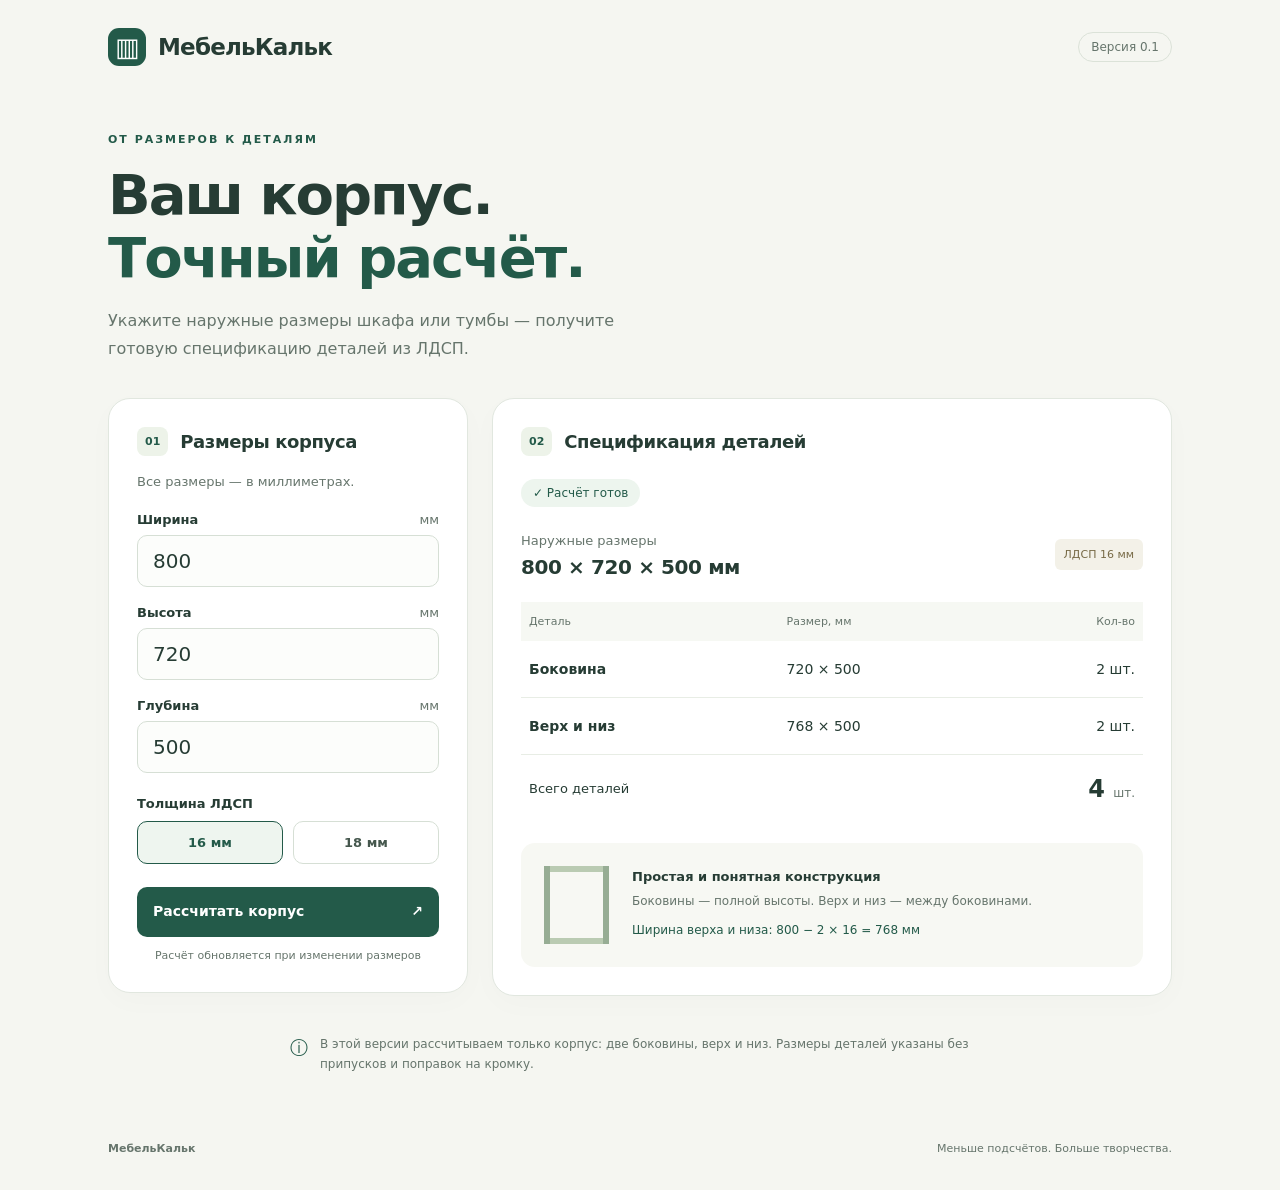
<file: index.html>
<!doctype html>
<html lang="ru">
<head>
  <meta charset="utf-8">
  <meta name="viewport" content="width=device-width, initial-scale=1">
  <meta name="theme-color" content="#235a49">
  <meta name="description" content="МебельКальк — простой расчёт деталей корпуса шкафа или тумбы из ЛДСП.">
  <title>МебельКальк — расчёт корпуса</title>
  <link rel="stylesheet" href="styles.css">
  <script defer src="calculator.js"></script>
  <script defer src="app.js"></script>
</head>
<body>
  <header class="header"><a class="brand" href="./"><span class="logo" aria-hidden="true">▥</span>МебельКальк</a><span class="version">Версия 0.1</span></header>
  <main>
    <div class="intro"><p class="eyebrow">ОТ РАЗМЕРОВ К ДЕТАЛЯМ</p><h1>Ваш корпус.<br><span>Точный расчёт.</span></h1><p>Укажите наружные размеры шкафа или тумбы — получите готовую спецификацию деталей из ЛДСП.</p></div>
    <div class="workspace">
      <section class="card inputs" aria-labelledby="input-title">
        <div class="section-heading"><span class="step">01</span><h2 id="input-title">Размеры корпуса</h2></div>
        <p class="muted">Все размеры — в миллиметрах.</p>
        <form id="calculator" novalidate>
          <div class="field"><label for="width">Ширина <span>мм</span></label><input id="width" name="width" type="text" inputmode="numeric" value="800" autocomplete="off" aria-describedby="width-error"><p class="error" id="width-error"></p></div>
          <div class="field"><label for="height">Высота <span>мм</span></label><input id="height" name="height" type="text" inputmode="numeric" value="720" autocomplete="off" aria-describedby="height-error"><p class="error" id="height-error"></p></div>
          <div class="field"><label for="depth">Глубина <span>мм</span></label><input id="depth" name="depth" type="text" inputmode="numeric" value="500" autocomplete="off" aria-describedby="depth-error"><p class="error" id="depth-error"></p></div>
          <fieldset><legend>Толщина ЛДСП</legend><div class="choices"><label><input type="radio" name="thickness" value="16" checked><span>16 мм</span></label><label><input type="radio" name="thickness" value="18"><span>18 мм</span></label></div></fieldset>
          <button type="submit">Рассчитать корпус <span aria-hidden="true">↗</span></button>
          <p class="auto-note">Расчёт обновляется при изменении размеров</p>
        </form>
      </section>
      <section class="card results" aria-labelledby="result-title">
        <div class="section-heading"><span class="step">02</span><h2 id="result-title">Спецификация деталей</h2></div>
        <div id="status" class="status" role="status" aria-live="polite"></div>
        <div id="result-content">
          <div class="summary"><div><span class="muted">Наружные размеры</span><strong id="dimensions"></strong></div><span class="material" id="material"></span></div>
          <div class="table-wrap"><table><caption class="sr-only">Детали корпуса из ЛДСП, размеры в миллиметрах</caption><thead><tr><th scope="col">Деталь</th><th scope="col">Размер, мм</th><th scope="col">Кол-во</th></tr></thead><tbody id="parts"></tbody></table></div>
          <div class="total"><span>Всего деталей</span><strong>4 <small>шт.</small></strong></div>
          <div class="construction"><div class="drawing" aria-hidden="true"><div class="panel top"></div><div class="panel bottom"></div></div><div><h3>Простая и понятная конструкция</h3><p>Боковины — полной высоты. Верх и низ — между боковинами.</p><p class="formula" id="formula"></p></div></div>
        </div>
        <div id="empty-state" hidden><span aria-hidden="true">↖</span><h3>Проверьте размеры</h3><p>Исправьте выделенные поля — спецификация появится автоматически.</p></div>
      </section>
    </div>
    <aside class="scope-note"><span aria-hidden="true">ⓘ</span><p>В этой версии рассчитываем только корпус: две боковины, верх и низ. Размеры деталей указаны без припусков и поправок на кромку.</p></aside>
  </main>
  <footer><span>МебельКальк</span><span>Меньше подсчётов. Больше творчества.</span></footer>
</body>
</html>
</file>
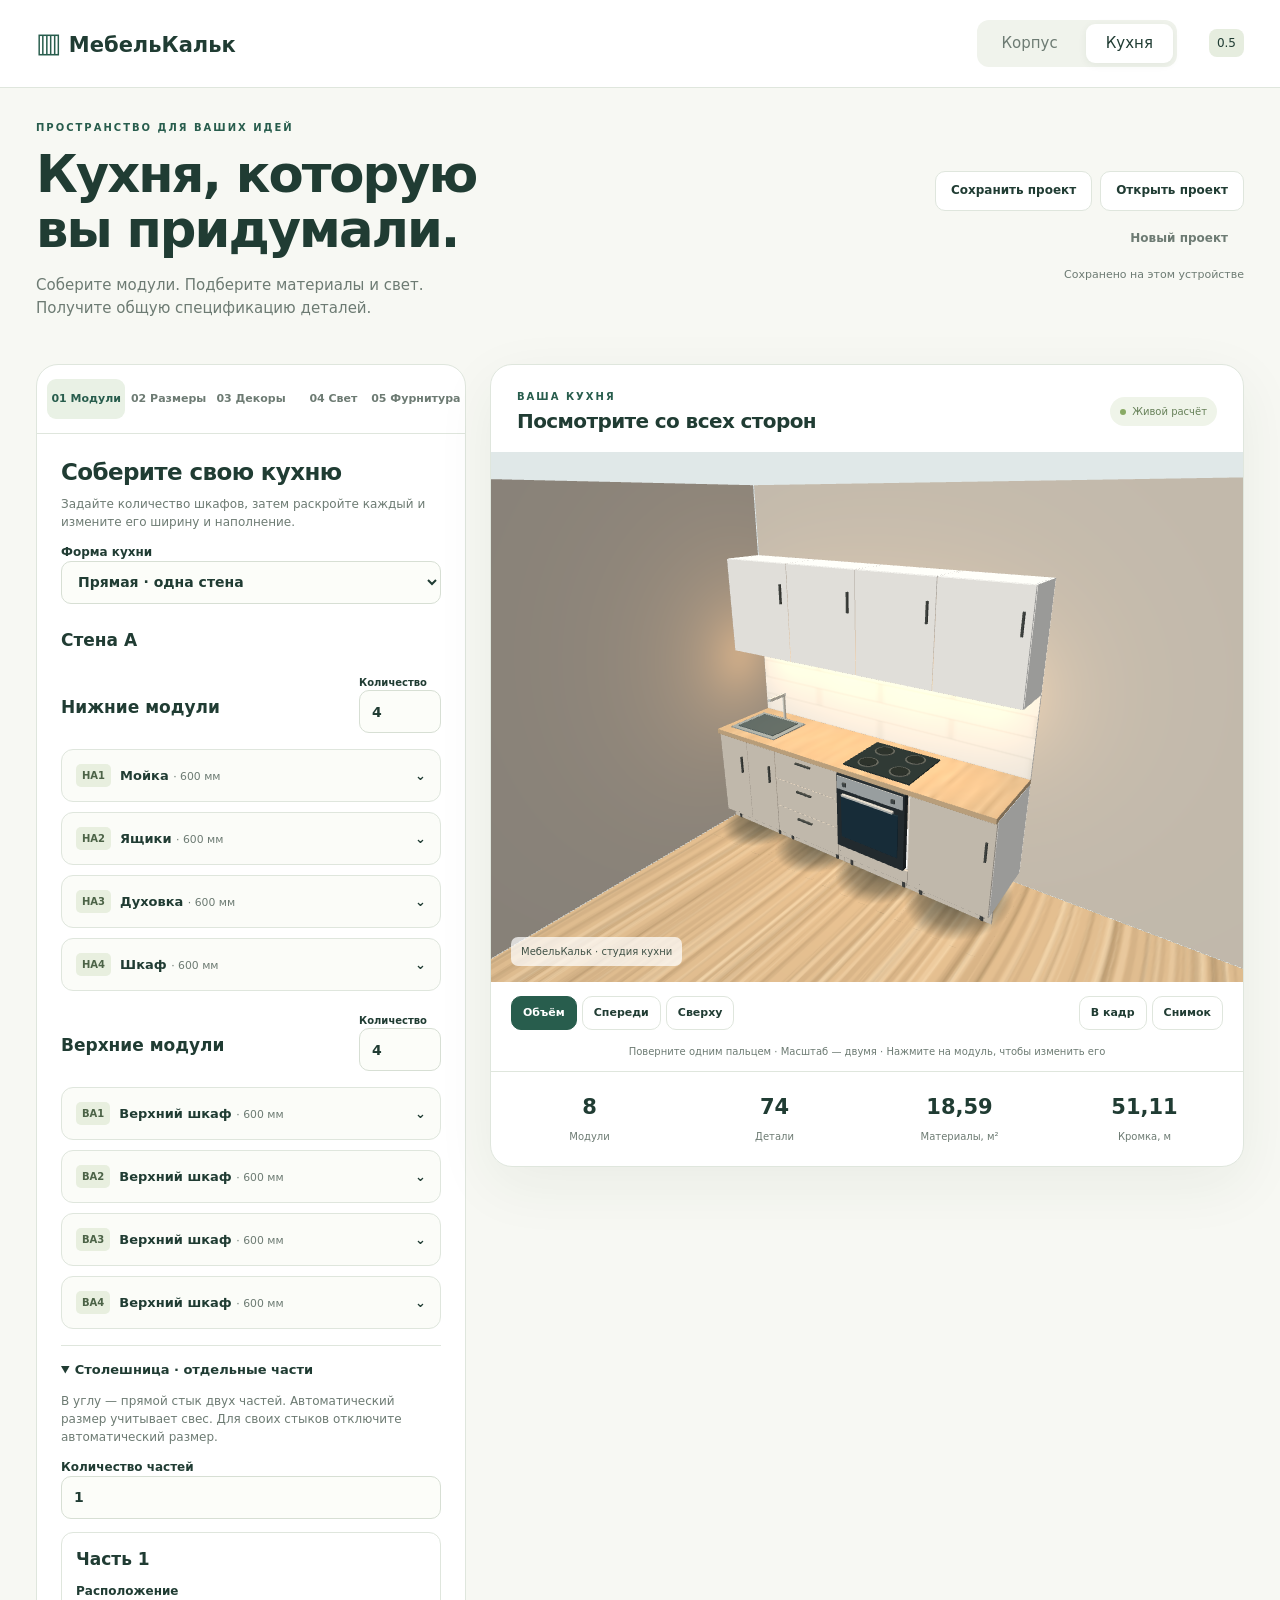
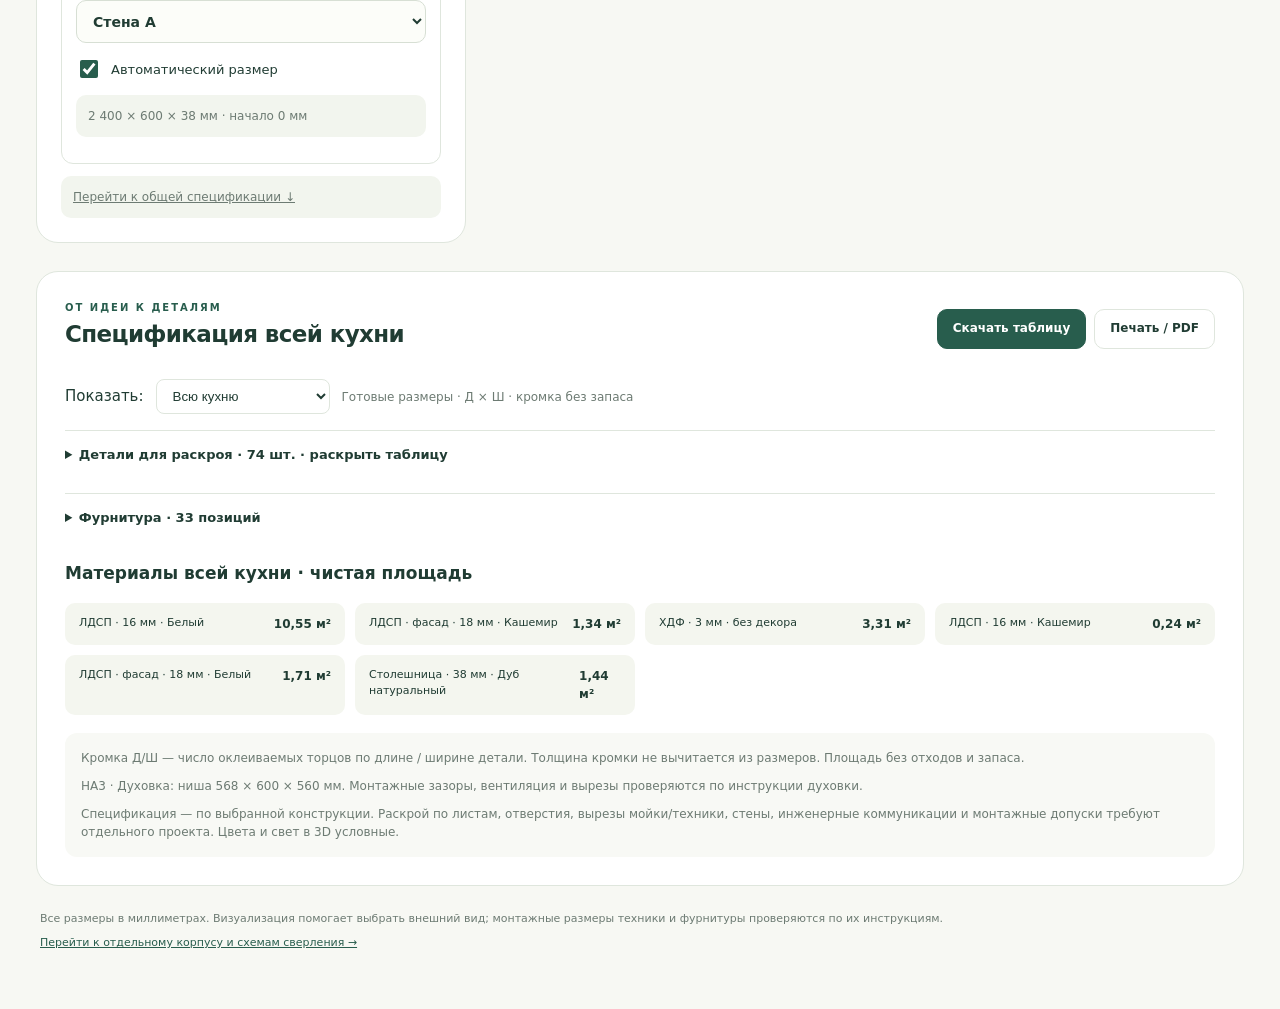
<file: kitchen/index.html>
<!doctype html>
<html lang="ru">
<head>
  <meta charset="utf-8"><meta name="viewport" content="width=device-width, initial-scale=1">
  <meta name="theme-color" content="#254e43"><meta name="description" content="Конструктор прямой и угловой кухни: модули, столешницы, декоры, 3D и спецификация.">
  <title>МебельКальк — ваша кухня</title>
  <link rel="stylesheet" href="style.css">
  <script defer src="../catalog.js"></script><script defer src="model.js"></script><script defer src="view.js"></script><script defer src="ui.js"></script>
</head>
<body>
<header class="header"><a class="brand" href="../index.html"><span aria-hidden="true">▥</span> МебельКальк</a><nav aria-label="Режим расчёта"><a href="../index.html">Корпус</a><a class="active" href="./" aria-current="page">Кухня</a></nav><span class="version">0.5</span></header>
<main>
  <div class="intro"><div><p class="eyebrow">ПРОСТРАНСТВО ДЛЯ ВАШИХ ИДЕЙ</p><h1>Кухня, которую<br>вы придумали.</h1><p>Соберите модули. Подберите материалы и свет.<br>Получите общую спецификацию деталей.</p></div><div class="project-actions"><button id="save" class="secondary">Сохранить проект</button><label class="file-button">Открыть проект<input type="file" id="load" accept=".json,application/json"></label><button id="reset" class="text-button">Новый проект</button><p id="save-status" role="status">Изменения сохраняются на этом устройстве</p></div></div>
  <div class="workspace">
    <section class="editor" aria-label="Настройки кухни">
      <nav class="steps" aria-label="Шаги настройки"><button data-step="modules" class="active">01 Модули</button><button data-step="room">02 Размеры</button><button data-step="decor">03 Декоры</button><button data-step="light">04 Свет</button><button data-step="hardware">05 Фурнитура</button></nav>
      <div id="panel"></div>
    </section>
    <section class="preview" aria-labelledby="preview-title">
      <div class="preview-head"><div><p class="eyebrow">ВАША КУХНЯ</p><h2 id="preview-title">Посмотрите со всех сторон</h2></div><span class="live"><i></i> Живой расчёт</span></div>
      <div class="canvas-wrap"><canvas id="scene" tabindex="0" aria-label="Визуализация кухни. Перетаскивайте для поворота, используйте два пальца для масштаба. Стрелки и плюс/минус работают с клавиатуры."></canvas><div id="invalid-scene" hidden>Исправьте размеры, чтобы увидеть кухню</div><div class="scene-badge">МебельКальк · студия кухни</div></div>
      <div class="view-tools"><div><button data-view="iso" class="active">Объём</button><button data-view="front">Спереди</button><button data-view="top">Сверху</button></div><div><button id="fit" aria-label="Уместить кухню в кадр">В кадр</button><button id="image">Снимок</button></div></div>
      <p class="view-hint">Поверните одним пальцем · Масштаб — двумя · Нажмите на модуль, чтобы изменить его</p><p id="graphics-message" class="muted" role="status"></p>
      <div id="metrics" class="metrics"></div>
    </section>
  </div>
  <section class="specification" id="specification" aria-labelledby="spec-title">
    <div class="spec-head"><div><p class="eyebrow">ОТ ИДЕИ К ДЕТАЛЯМ</p><h2 id="spec-title">Спецификация всей кухни</h2></div><div><button id="csv" class="primary">Скачать таблицу</button><button id="print" class="secondary">Печать / PDF</button></div></div>
    <div id="errors" class="errors" role="alert" hidden></div><div id="spec-content"></div>
  </section>
  <footer>Все размеры в миллиметрах. Визуализация помогает выбрать внешний вид; монтажные размеры техники и фурнитуры проверяются по их инструкциям. <a href="../index.html">Перейти к отдельному корпусу и схемам сверления →</a></footer>
</main>
<div id="toast" class="toast" role="status" hidden></div>
</body>
</html>
</file>
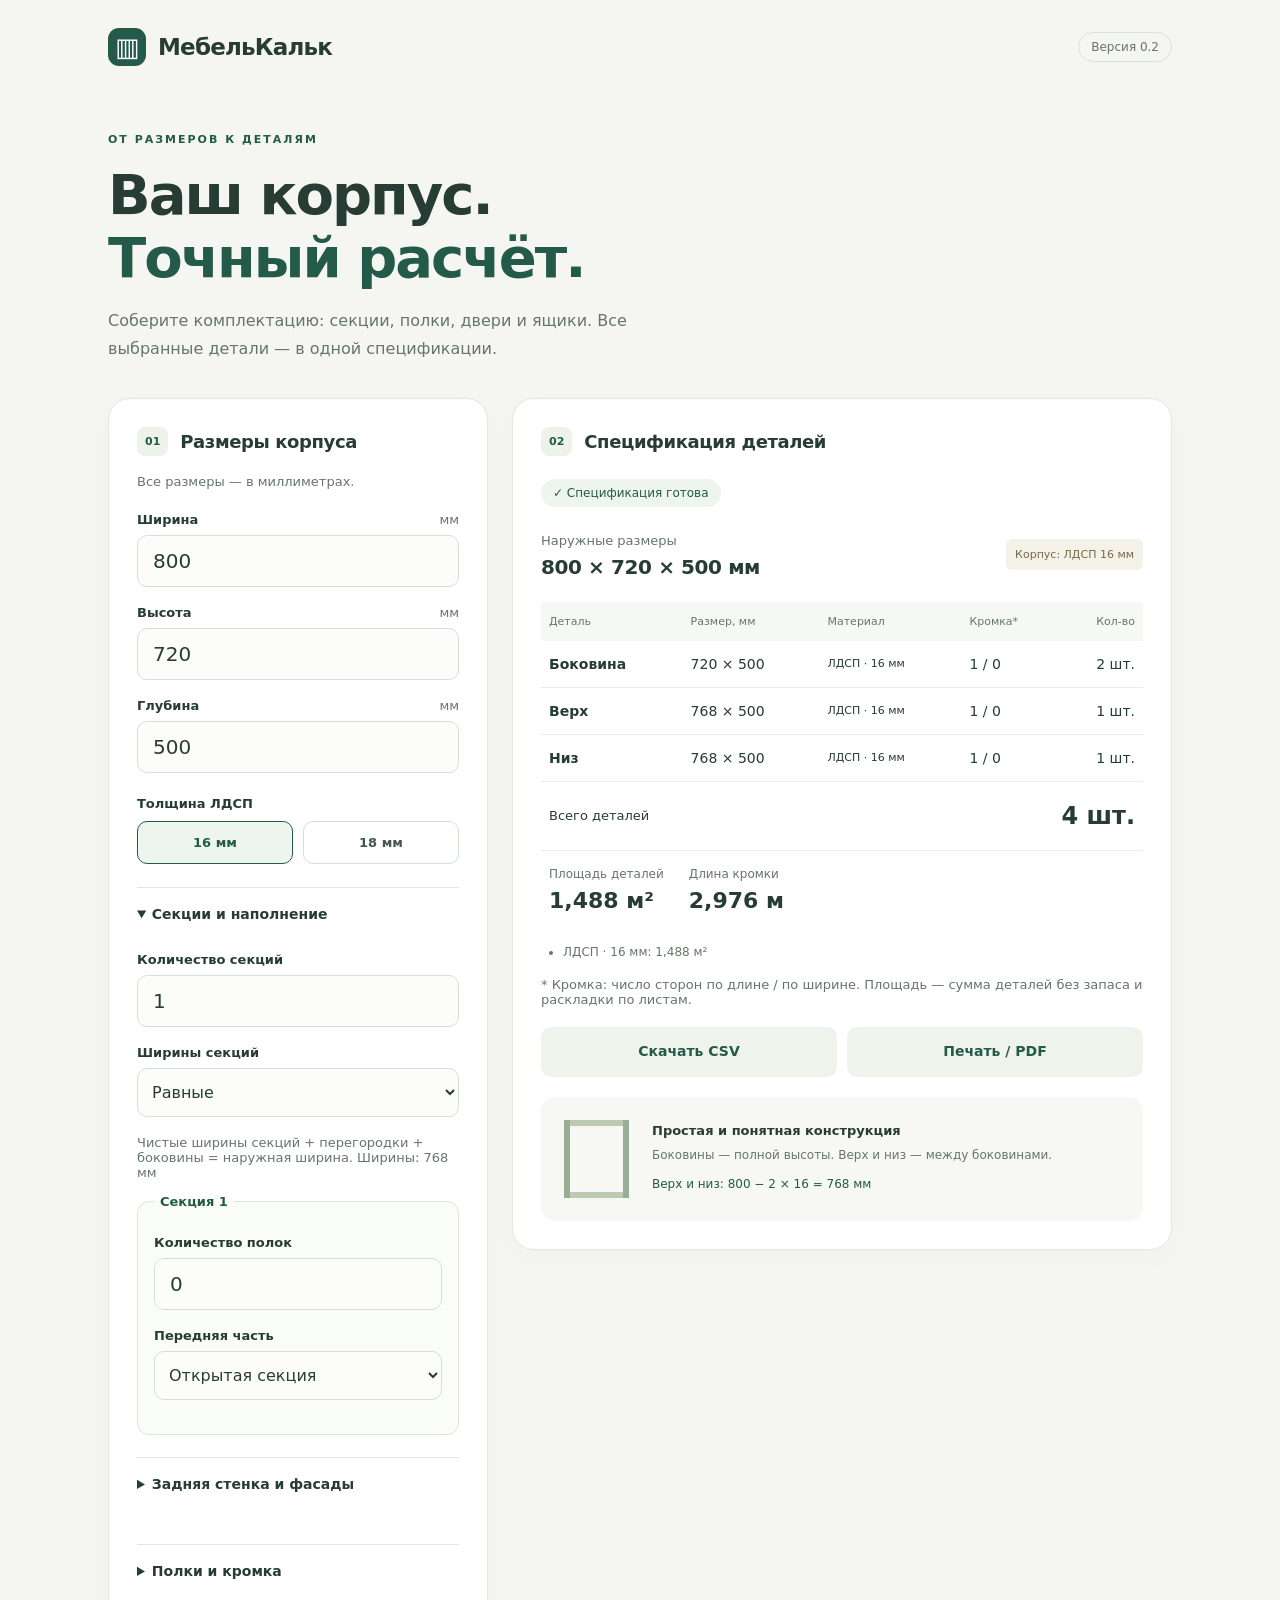
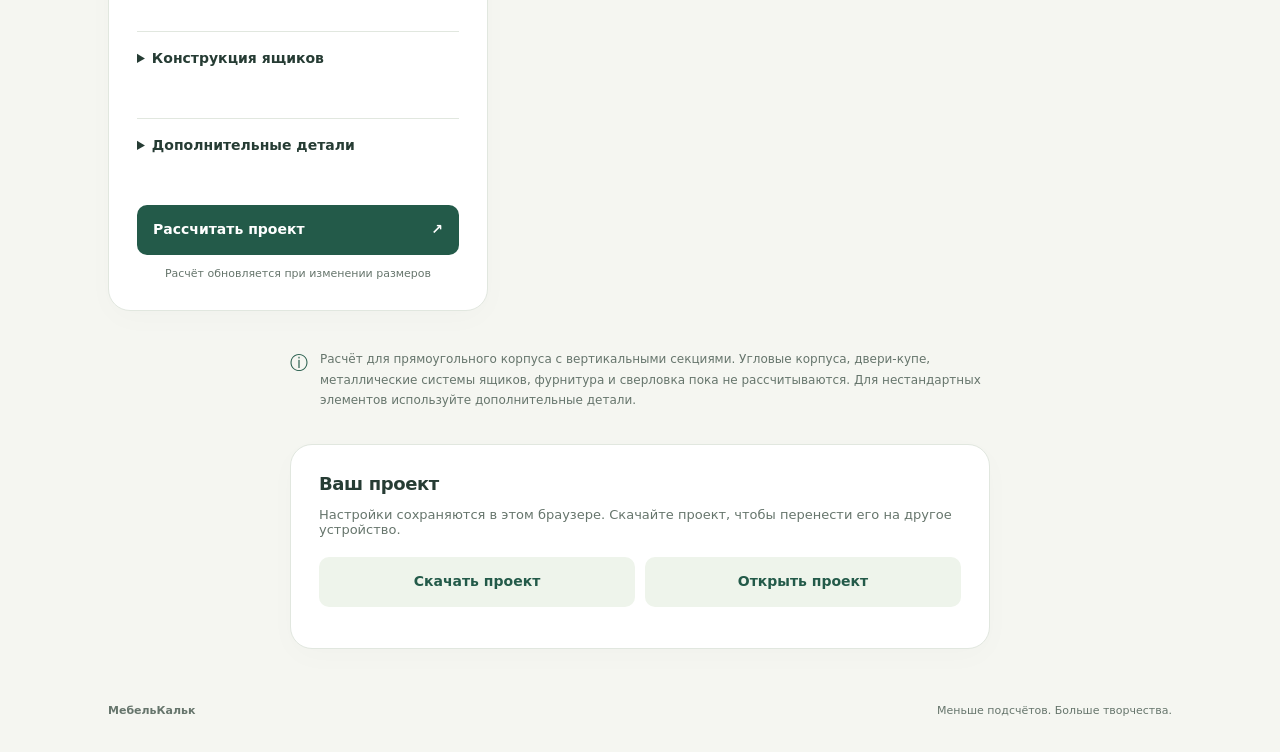
<file: v0.2/index.html>
<!doctype html>
<html lang="ru">
<head>
  <meta charset="utf-8">
  <meta name="viewport" content="width=device-width, initial-scale=1">
  <meta name="theme-color" content="#235a49">
  <meta name="description" content="МебельКальк — простой расчёт деталей корпуса шкафа или тумбы из ЛДСП.">
  <title>МебельКальк — расчёт корпуса</title>
  <link rel="stylesheet" href="styles.css">
  <script defer src="calculator.js"></script>
  <script defer src="app.js"></script>
</head>
<body>
  <header class="header"><a class="brand" href="./"><span class="logo" aria-hidden="true">▥</span>МебельКальк</a><span class="version">Версия 0.2</span></header>
  <main>
    <div class="intro"><p class="eyebrow">ОТ РАЗМЕРОВ К ДЕТАЛЯМ</p><h1>Ваш корпус.<br><span>Точный расчёт.</span></h1><p>Соберите комплектацию: секции, полки, двери и ящики. Все выбранные детали — в одной спецификации.</p></div>
    <div class="workspace">
      <section class="card inputs" aria-labelledby="input-title">
        <div class="section-heading"><span class="step">01</span><h2 id="input-title">Размеры корпуса</h2></div>
        <p class="muted">Все размеры — в миллиметрах.</p>
        <form id="calculator" novalidate>
          <div class="field"><label for="width">Ширина <span>мм</span></label><input id="width" name="width" type="text" inputmode="numeric" value="800" autocomplete="off" aria-describedby="width-error"><p class="error" id="width-error"></p></div>
          <div class="field"><label for="height">Высота <span>мм</span></label><input id="height" name="height" type="text" inputmode="numeric" value="720" autocomplete="off" aria-describedby="height-error"><p class="error" id="height-error"></p></div>
          <div class="field"><label for="depth">Глубина <span>мм</span></label><input id="depth" name="depth" type="text" inputmode="numeric" value="500" autocomplete="off" aria-describedby="depth-error"><p class="error" id="depth-error"></p></div>
          <fieldset><legend>Толщина ЛДСП</legend><div class="choices"><label><input type="radio" name="thickness" value="16" checked><span>16 мм</span></label><label><input type="radio" name="thickness" value="18"><span>18 мм</span></label></div></fieldset>
          <details open><summary>Секции и наполнение</summary>
            <div class="field"><label for="sectionCount">Количество секций</label><input id="sectionCount" name="sectionCount" type="number" min="1" max="12" step="1" value="1" inputmode="numeric" aria-describedby="sectionCount-error"><p class="error" id="sectionCount-error"></p></div>
            <div class="field"><label for="sectionMode">Ширины секций</label><select id="sectionMode" name="sectionMode"><option value="equal">Равные</option><option value="custom">Задать вручную</option></select></div>
            <p id="section-hint" class="muted"></p>
            <div id="sections"></div>
          </details>
          <details><summary>Задняя стенка и фасады</summary>
            <div class="field"><label for="back">Задняя стенка</label><select id="back" name="back"><option value="none">Без задней стенки</option><option value="overlay">Накладная ХДФ</option><option value="inset">Вкладная ХДФ, без паза</option></select></div>
            <div class="field"><label for="backThickness">Толщина ХДФ, мм</label><input id="backThickness" name="backThickness" inputmode="decimal" value="3" aria-describedby="backThickness-error"><p class="error" id="backThickness-error"></p></div>
            <div class="field"><label for="backGap">Зазор задней стенки с каждой стороны, мм</label><input id="backGap" name="backGap" inputmode="decimal" value="1" aria-describedby="backGap-error"><p class="error" id="backGap-error"></p></div>
            <p class="muted">Наружная глубина включает накладную стенку. Вкладная стенка устанавливается заподлицо с задними краями корпуса.</p>
            <div class="field"><label for="frontMode">Установка фасадов</label><select id="frontMode" name="frontMode"><option value="overlay">Накладные</option><option value="inset">Вкладные</option></select></div>
            <div class="field"><label for="frontThickness">Толщина фасадов</label><select id="frontThickness" name="frontThickness"><option value="16">16 мм</option><option value="18">18 мм</option></select></div>
            <div class="field"><label for="frontGap">Зазор фасада с каждой стороны, мм</label><input id="frontGap" name="frontGap" inputmode="decimal" value="2" aria-describedby="frontGap-error"><p class="error" id="frontGap-error"></p></div>
            <p class="muted">Накладные фасады соседних секций делят перегородку пополам. Между секциями остаётся два зазора, между дверями одной секции — один. Двери и наружные ящики в одной секции не совмещаются.</p>
          </details>
          <details><summary>Полки и кромка</summary>
            <div class="field"><label for="shelfGap">Зазор полки с каждой стороны, мм</label><input id="shelfGap" name="shelfGap" inputmode="decimal" value="1" aria-describedby="shelfGap-error"><p class="error" id="shelfGap-error"></p></div>
            <div class="field"><label for="shelfInset">Отступ полки от переднего края, мм</label><input id="shelfInset" name="shelfInset" inputmode="decimal" value="20" aria-describedby="shelfInset-error"><p class="error" id="shelfInset-error"></p></div>
            <label class="check"><input type="checkbox" name="edge" checked> Кромка: передние торцы корпуса и полок, все стороны фасадов</label>
            <p class="muted">В таблице — готовые размеры деталей. Толщина кромки из размера не вычитается. Длина кромки считается без запаса.</p>
          </details>
          <details><summary>Конструкция ящиков</summary>
            <p class="muted">Деревянный короб с накладным дном, боковые направляющие. Полки располагаются над блоком ящиков. Размеры под конкретную фурнитуру задайте по её инструкции.</p>
            <div id="drawer-settings"></div>
            <div class="field"><label for="drawerThickness">Толщина стенок ящика</label><select id="drawerThickness" name="drawerThickness"><option value="16">16 мм</option><option value="18">18 мм</option></select></div>
          </details>
          <details><summary>Дополнительные детали</summary>
            <p class="muted">Добавьте цоколь, столешницу, планку, добор или любую прямоугольную деталь с собственными размерами.</p>
            <div id="extras"></div><button id="add-extra" class="secondary" type="button">+ Добавить деталь</button>
          </details>
          <button type="submit">Рассчитать проект <span aria-hidden="true">↗</span></button>
          <p class="auto-note">Расчёт обновляется при изменении размеров</p>
        </form>
      </section>
      <section class="card results" aria-labelledby="result-title">
        <div class="section-heading"><span class="step">02</span><h2 id="result-title">Спецификация деталей</h2></div>
        <div id="status" class="status" role="status" aria-live="polite"></div>
        <div id="result-content">
          <div class="summary"><div><span class="muted">Наружные размеры</span><strong id="dimensions"></strong></div><span class="material" id="material"></span></div>
          <div class="table-wrap"><table><caption class="sr-only">Детали корпуса из ЛДСП, размеры в миллиметрах</caption><thead><tr><th scope="col">Деталь</th><th scope="col">Размер, мм</th><th scope="col">Материал</th><th scope="col">Кромка*</th><th scope="col">Кол-во</th></tr></thead><tbody id="parts"></tbody></table></div>
          <div class="total"><span>Всего деталей</span><strong id="total-count"></strong></div>
          <div class="metrics"><div><span>Площадь деталей</span><strong id="total-area"></strong></div><div><span>Длина кромки</span><strong id="total-edge"></strong></div></div>
          <ul id="materials" class="material-list"></ul>
          <p class="muted">* Кромка: число сторон по длине / по ширине. Площадь — сумма деталей без запаса и раскладки по листам.</p>
          <div class="actions"><button id="download-csv" class="secondary" type="button">Скачать CSV</button><button id="print" class="secondary" type="button">Печать / PDF</button></div>
          <div id="warnings" class="warnings"></div>
          <div class="construction"><div class="drawing" aria-hidden="true"><div class="panel top"></div><div class="panel bottom"></div></div><div><h3>Простая и понятная конструкция</h3><p>Боковины — полной высоты. Верх и низ — между боковинами.</p><p class="formula" id="formula"></p></div></div>
        </div>
        <div id="empty-state" hidden><span aria-hidden="true">↖</span><h3>Проверьте размеры</h3><p>Исправьте выделенные поля — спецификация появится автоматически.</p></div>
      </section>
    </div>
    <aside class="scope-note"><span aria-hidden="true">ⓘ</span><p>Расчёт для прямоугольного корпуса с вертикальными секциями. Угловые корпуса, двери-купе, металлические системы ящиков, фурнитура и сверловка пока не рассчитываются. Для нестандартных элементов используйте дополнительные детали.</p></aside>
    <section class="project-tools card"><h2>Ваш проект</h2><p class="muted">Настройки сохраняются в этом браузере. Скачайте проект, чтобы перенести его на другое устройство.</p><div class="actions"><button id="save-project" class="secondary" type="button">Скачать проект</button><label class="file-button">Открыть проект<input id="import-project" type="file" accept=".json,application/json"></label></div><p id="project-status" role="status" class="muted"></p></section>
  </main>
  <footer><span>МебельКальк</span><span>Меньше подсчётов. Больше творчества.</span></footer>
</body>
</html>
</file>
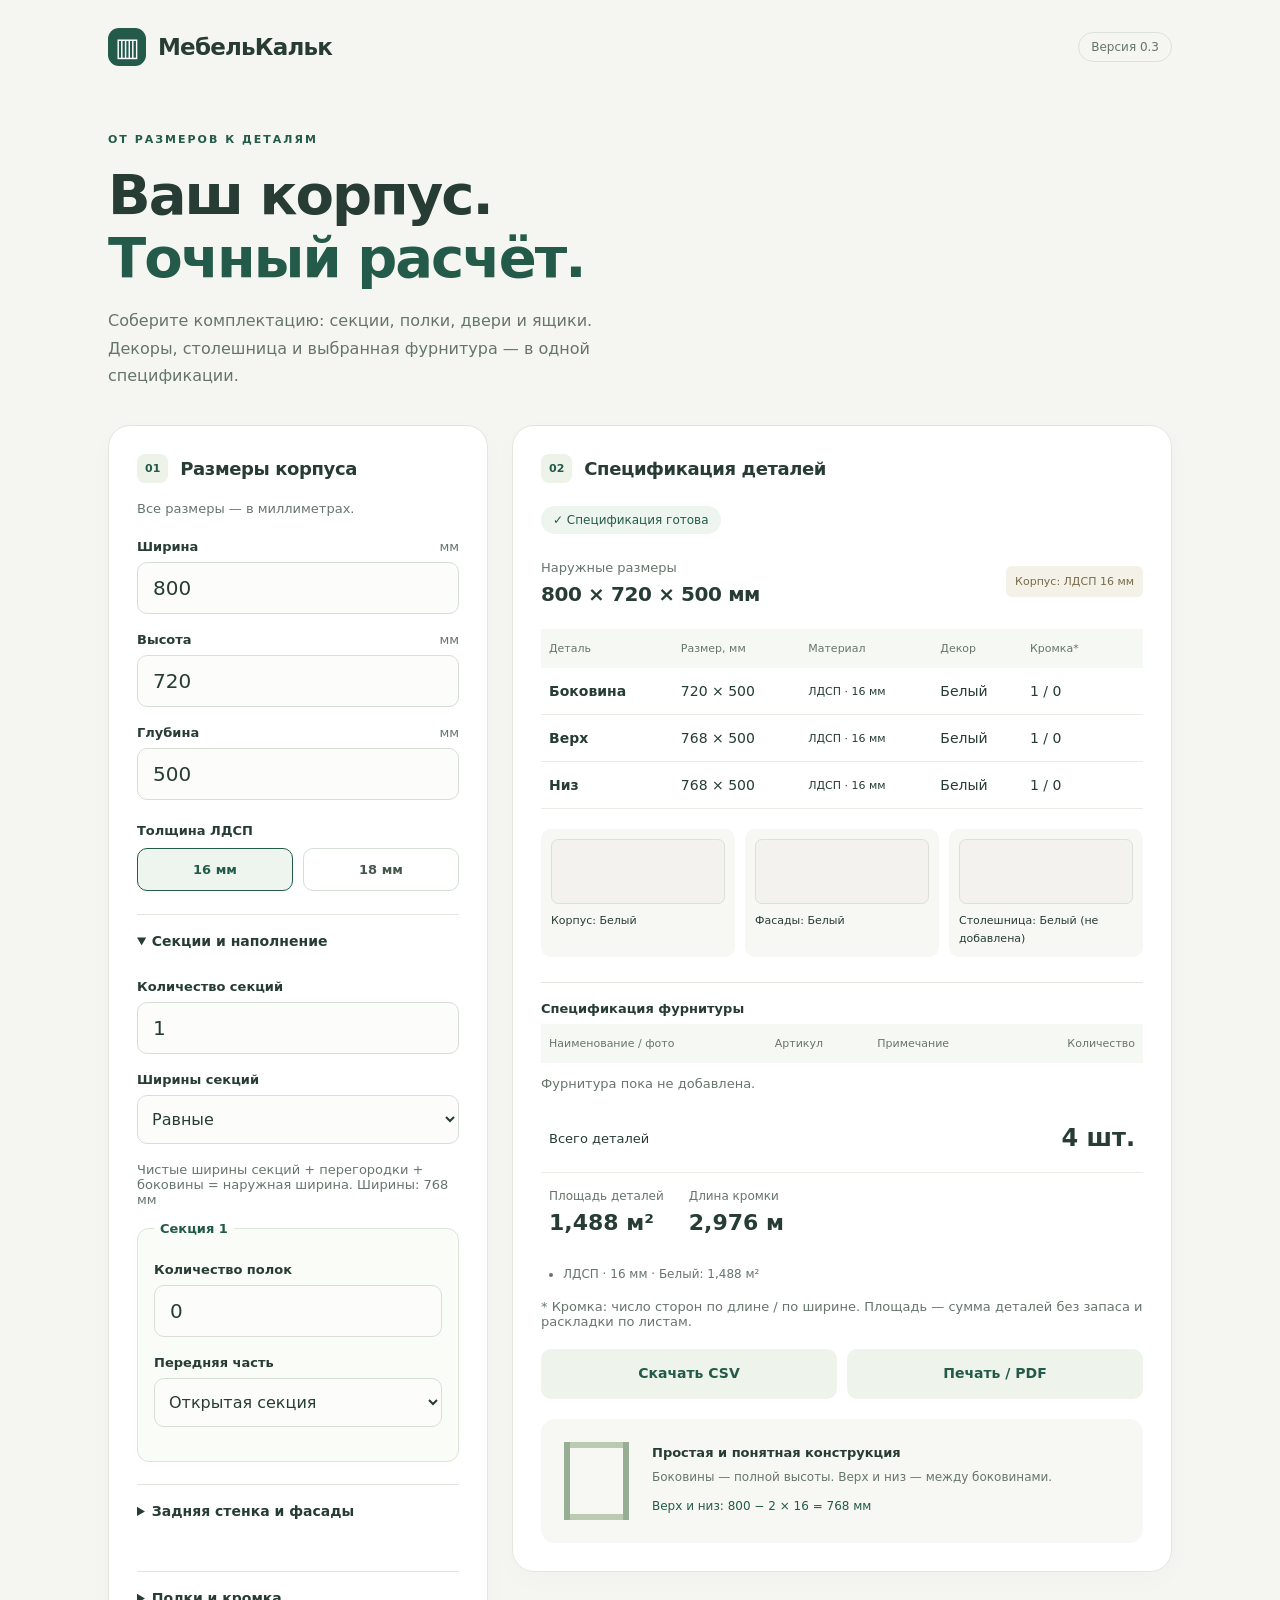
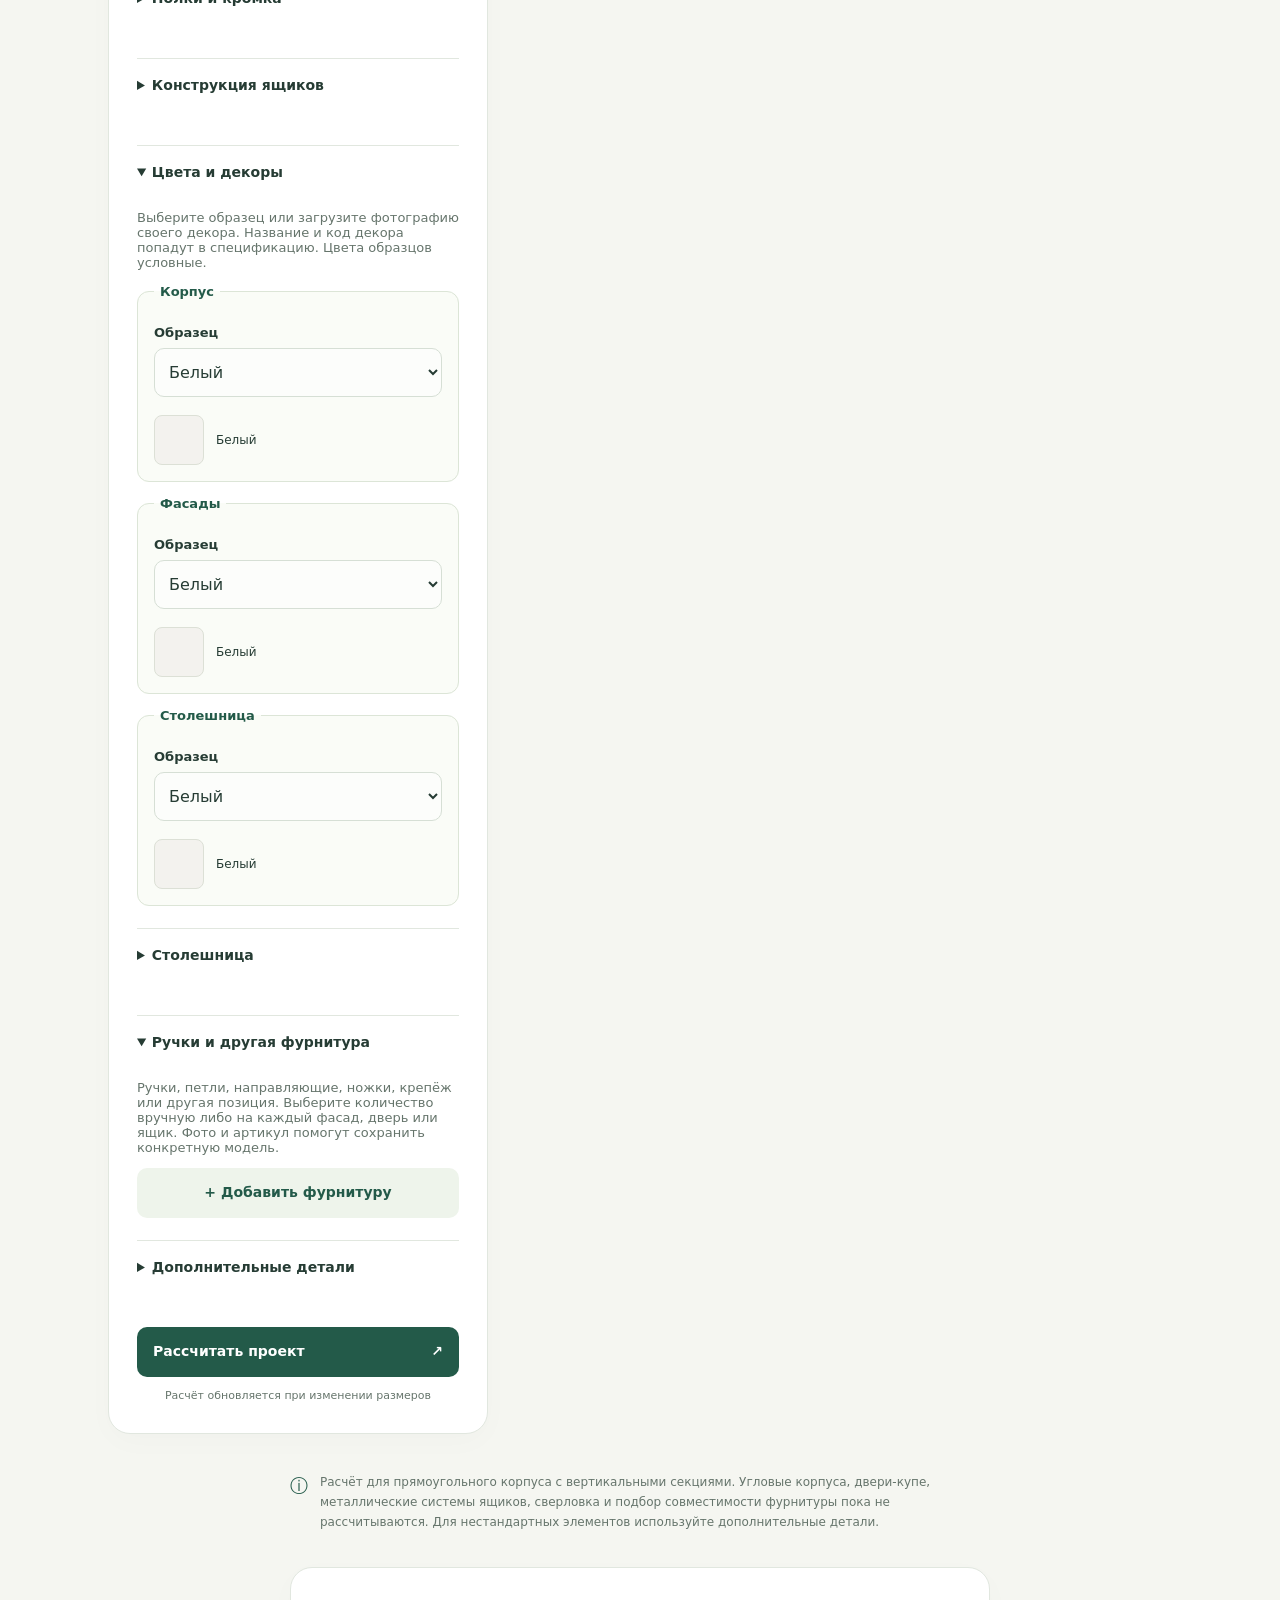
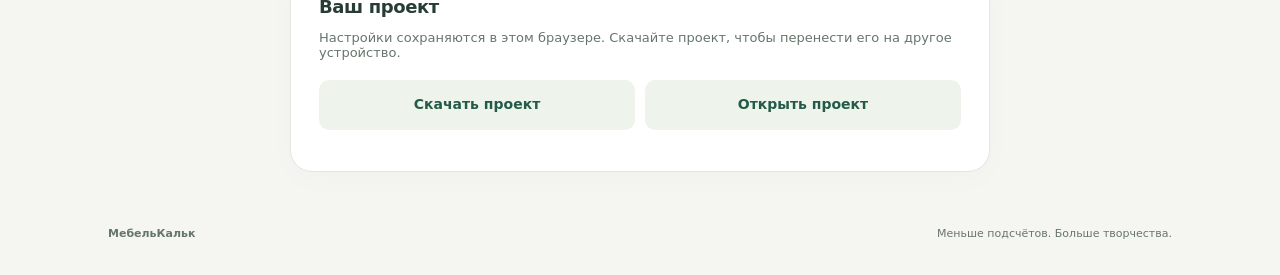
<file: v0.3/index.html>
<!doctype html>
<html lang="ru">
<head>
  <meta charset="utf-8">
  <meta name="viewport" content="width=device-width, initial-scale=1">
  <meta name="theme-color" content="#235a49">
  <meta name="description" content="МебельКальк — простой расчёт деталей корпуса шкафа или тумбы из ЛДСП.">
  <title>МебельКальк — расчёт корпуса</title>
  <link rel="stylesheet" href="styles.css">
  <script defer src="calculator.js"></script>
  <script defer src="catalog.js"></script>
  <script defer src="app.js"></script>
</head>
<body>
  <header class="header"><a class="brand" href="./"><span class="logo" aria-hidden="true">▥</span>МебельКальк</a><span class="version">Версия 0.3</span></header>
  <main>
    <div class="intro"><p class="eyebrow">ОТ РАЗМЕРОВ К ДЕТАЛЯМ</p><h1>Ваш корпус.<br><span>Точный расчёт.</span></h1><p>Соберите комплектацию: секции, полки, двери и ящики. Декоры, столешница и выбранная фурнитура — в одной спецификации.</p></div>
    <div class="workspace">
      <section class="card inputs" aria-labelledby="input-title">
        <div class="section-heading"><span class="step">01</span><h2 id="input-title">Размеры корпуса</h2></div>
        <p class="muted">Все размеры — в миллиметрах.</p>
        <form id="calculator" novalidate>
          <div class="field"><label for="width">Ширина <span>мм</span></label><input id="width" name="width" type="text" inputmode="numeric" value="800" autocomplete="off" aria-describedby="width-error"><p class="error" id="width-error"></p></div>
          <div class="field"><label for="height">Высота <span>мм</span></label><input id="height" name="height" type="text" inputmode="numeric" value="720" autocomplete="off" aria-describedby="height-error"><p class="error" id="height-error"></p></div>
          <div class="field"><label for="depth">Глубина <span>мм</span></label><input id="depth" name="depth" type="text" inputmode="numeric" value="500" autocomplete="off" aria-describedby="depth-error"><p class="error" id="depth-error"></p></div>
          <fieldset><legend>Толщина ЛДСП</legend><div class="choices"><label><input type="radio" name="thickness" value="16" checked><span>16 мм</span></label><label><input type="radio" name="thickness" value="18"><span>18 мм</span></label></div></fieldset>
          <details open><summary>Секции и наполнение</summary>
            <div class="field"><label for="sectionCount">Количество секций</label><input id="sectionCount" name="sectionCount" type="number" min="1" max="12" step="1" value="1" inputmode="numeric" aria-describedby="sectionCount-error"><p class="error" id="sectionCount-error"></p></div>
            <div class="field"><label for="sectionMode">Ширины секций</label><select id="sectionMode" name="sectionMode"><option value="equal">Равные</option><option value="custom">Задать вручную</option></select></div>
            <p id="section-hint" class="muted"></p>
            <div id="sections"></div>
          </details>
          <details><summary>Задняя стенка и фасады</summary>
            <div class="field"><label for="back">Задняя стенка</label><select id="back" name="back"><option value="none">Без задней стенки</option><option value="overlay">Накладная ХДФ</option><option value="inset">Вкладная ХДФ, без паза</option></select></div>
            <div class="field"><label for="backThickness">Толщина ХДФ, мм</label><input id="backThickness" name="backThickness" inputmode="decimal" value="3" aria-describedby="backThickness-error"><p class="error" id="backThickness-error"></p></div>
            <div class="field"><label for="backGap">Зазор задней стенки с каждой стороны, мм</label><input id="backGap" name="backGap" inputmode="decimal" value="1" aria-describedby="backGap-error"><p class="error" id="backGap-error"></p></div>
            <p class="muted">Наружная глубина включает накладную стенку. Вкладная стенка устанавливается заподлицо с задними краями корпуса.</p>
            <div class="field"><label for="frontMode">Установка фасадов</label><select id="frontMode" name="frontMode"><option value="overlay">Накладные</option><option value="inset">Вкладные</option></select></div>
            <div class="field"><label for="frontThickness">Толщина фасадов</label><select id="frontThickness" name="frontThickness"><option value="16">16 мм</option><option value="18">18 мм</option></select></div>
            <div class="field"><label for="frontGap">Зазор фасада с каждой стороны, мм</label><input id="frontGap" name="frontGap" inputmode="decimal" value="2" aria-describedby="frontGap-error"><p class="error" id="frontGap-error"></p></div>
            <p class="muted">Накладные фасады соседних секций делят перегородку пополам. Между секциями остаётся два зазора, между дверями одной секции — один. Двери и наружные ящики в одной секции не совмещаются.</p>
          </details>
          <details><summary>Полки и кромка</summary>
            <div class="field"><label for="shelfGap">Зазор полки с каждой стороны, мм</label><input id="shelfGap" name="shelfGap" inputmode="decimal" value="1" aria-describedby="shelfGap-error"><p class="error" id="shelfGap-error"></p></div>
            <div class="field"><label for="shelfInset">Отступ полки от переднего края, мм</label><input id="shelfInset" name="shelfInset" inputmode="decimal" value="20" aria-describedby="shelfInset-error"><p class="error" id="shelfInset-error"></p></div>
            <label class="check"><input type="checkbox" name="edge" checked> Кромка: передние торцы корпуса и полок, все стороны фасадов</label>
            <p class="muted">В таблице — готовые размеры деталей. Толщина кромки из размера не вычитается. Длина кромки считается без запаса.</p>
          </details>
          <details><summary>Конструкция ящиков</summary>
            <p class="muted">Деревянный короб с накладным дном, боковые направляющие. Полки располагаются над блоком ящиков. Размеры под конкретную фурнитуру задайте по её инструкции.</p>
            <div id="drawer-settings"></div>
            <div class="field"><label for="drawerThickness">Толщина стенок ящика</label><select id="drawerThickness" name="drawerThickness"><option value="16">16 мм</option><option value="18">18 мм</option></select></div>
          </details>
          <details open><summary>Цвета и декоры</summary><p class="muted">Выберите образец или загрузите фотографию своего декора. Название и код декора попадут в спецификацию. Цвета образцов условные.</p><div id="decor-settings"></div></details>
          <details><summary>Столешница</summary><label class="check"><input type="checkbox" name="countertop"> Добавить столешницу</label><div id="countertop-settings"></div><p class="muted">Размеры столешницы задаются отдельно и не меняют наружные размеры корпуса. Припуски и свесы включите в её размеры. Кромка столешницы отдельно не рассчитывается.</p></details>
          <details open><summary>Ручки и другая фурнитура</summary><p class="muted">Ручки, петли, направляющие, ножки, крепёж или другая позиция. Выберите количество вручную либо на каждый фасад, дверь или ящик. Фото и артикул помогут сохранить конкретную модель.</p><div id="hardware-settings"></div><button id="add-hardware" class="secondary" type="button">+ Добавить фурнитуру</button></details>
          <details><summary>Дополнительные детали</summary>
            <p class="muted">Добавьте цоколь, столешницу, планку, добор или любую прямоугольную деталь с собственными размерами.</p>
            <div id="extras"></div><button id="add-extra" class="secondary" type="button">+ Добавить деталь</button>
          </details>
          <button type="submit">Рассчитать проект <span aria-hidden="true">↗</span></button>
          <p class="auto-note">Расчёт обновляется при изменении размеров</p>
        </form>
      </section>
      <section class="card results" aria-labelledby="result-title">
        <div class="section-heading"><span class="step">02</span><h2 id="result-title">Спецификация деталей</h2></div>
        <div id="status" class="status" role="status" aria-live="polite"></div>
        <div id="result-content">
          <div class="summary"><div><span class="muted">Наружные размеры</span><strong id="dimensions"></strong></div><span class="material" id="material"></span></div>
          <div class="table-wrap"><table><caption class="sr-only">Детали корпуса из ЛДСП, размеры в миллиметрах</caption><thead><tr><th scope="col">Деталь</th><th scope="col">Размер, мм</th><th scope="col">Материал</th><th scope="col">Декор</th><th scope="col">Кромка*</th><th scope="col">Кол-во</th></tr></thead><tbody id="parts"></tbody></table></div>
          <div id="decor-summary" class="decor-summary"></div>
          <section class="hardware-result"><h3>Спецификация фурнитуры</h3><div class="table-wrap"><table><caption class="sr-only">Выбранная фурнитура</caption><thead><tr><th scope="col">Наименование / фото</th><th scope="col">Артикул</th><th scope="col">Примечание</th><th scope="col">Количество</th></tr></thead><tbody id="hardware-parts"></tbody></table></div><p id="hardware-empty" class="muted"></p></section>
          <div class="total"><span>Всего деталей</span><strong id="total-count"></strong></div>
          <div class="metrics"><div><span>Площадь деталей</span><strong id="total-area"></strong></div><div><span>Длина кромки</span><strong id="total-edge"></strong></div></div>
          <ul id="materials" class="material-list"></ul>
          <p class="muted">* Кромка: число сторон по длине / по ширине. Площадь — сумма деталей без запаса и раскладки по листам.</p>
          <div class="actions"><button id="download-csv" class="secondary" type="button">Скачать CSV</button><button id="print" class="secondary" type="button">Печать / PDF</button></div>
          <div id="warnings" class="warnings"></div>
          <div class="construction"><div class="drawing" aria-hidden="true"><div class="panel top"></div><div class="panel bottom"></div></div><div><h3>Простая и понятная конструкция</h3><p>Боковины — полной высоты. Верх и низ — между боковинами.</p><p class="formula" id="formula"></p></div></div>
        </div>
        <div id="empty-state" hidden><span aria-hidden="true">↖</span><h3>Проверьте размеры</h3><p>Исправьте выделенные поля — спецификация появится автоматически.</p></div>
      </section>
    </div>
    <aside class="scope-note"><span aria-hidden="true">ⓘ</span><p>Расчёт для прямоугольного корпуса с вертикальными секциями. Угловые корпуса, двери-купе, металлические системы ящиков, сверловка и подбор совместимости фурнитуры пока не рассчитываются. Для нестандартных элементов используйте дополнительные детали.</p></aside>
    <section class="project-tools card"><h2>Ваш проект</h2><p class="muted">Настройки сохраняются в этом браузере. Скачайте проект, чтобы перенести его на другое устройство.</p><div class="actions"><button id="save-project" class="secondary" type="button">Скачать проект</button><label class="file-button">Открыть проект<input id="import-project" type="file" accept=".json,application/json"></label></div><p id="project-status" role="status" class="muted"></p></section>
  </main>
  <footer><span>МебельКальк</span><span>Меньше подсчётов. Больше творчества.</span></footer>
</body>
</html>
</file>
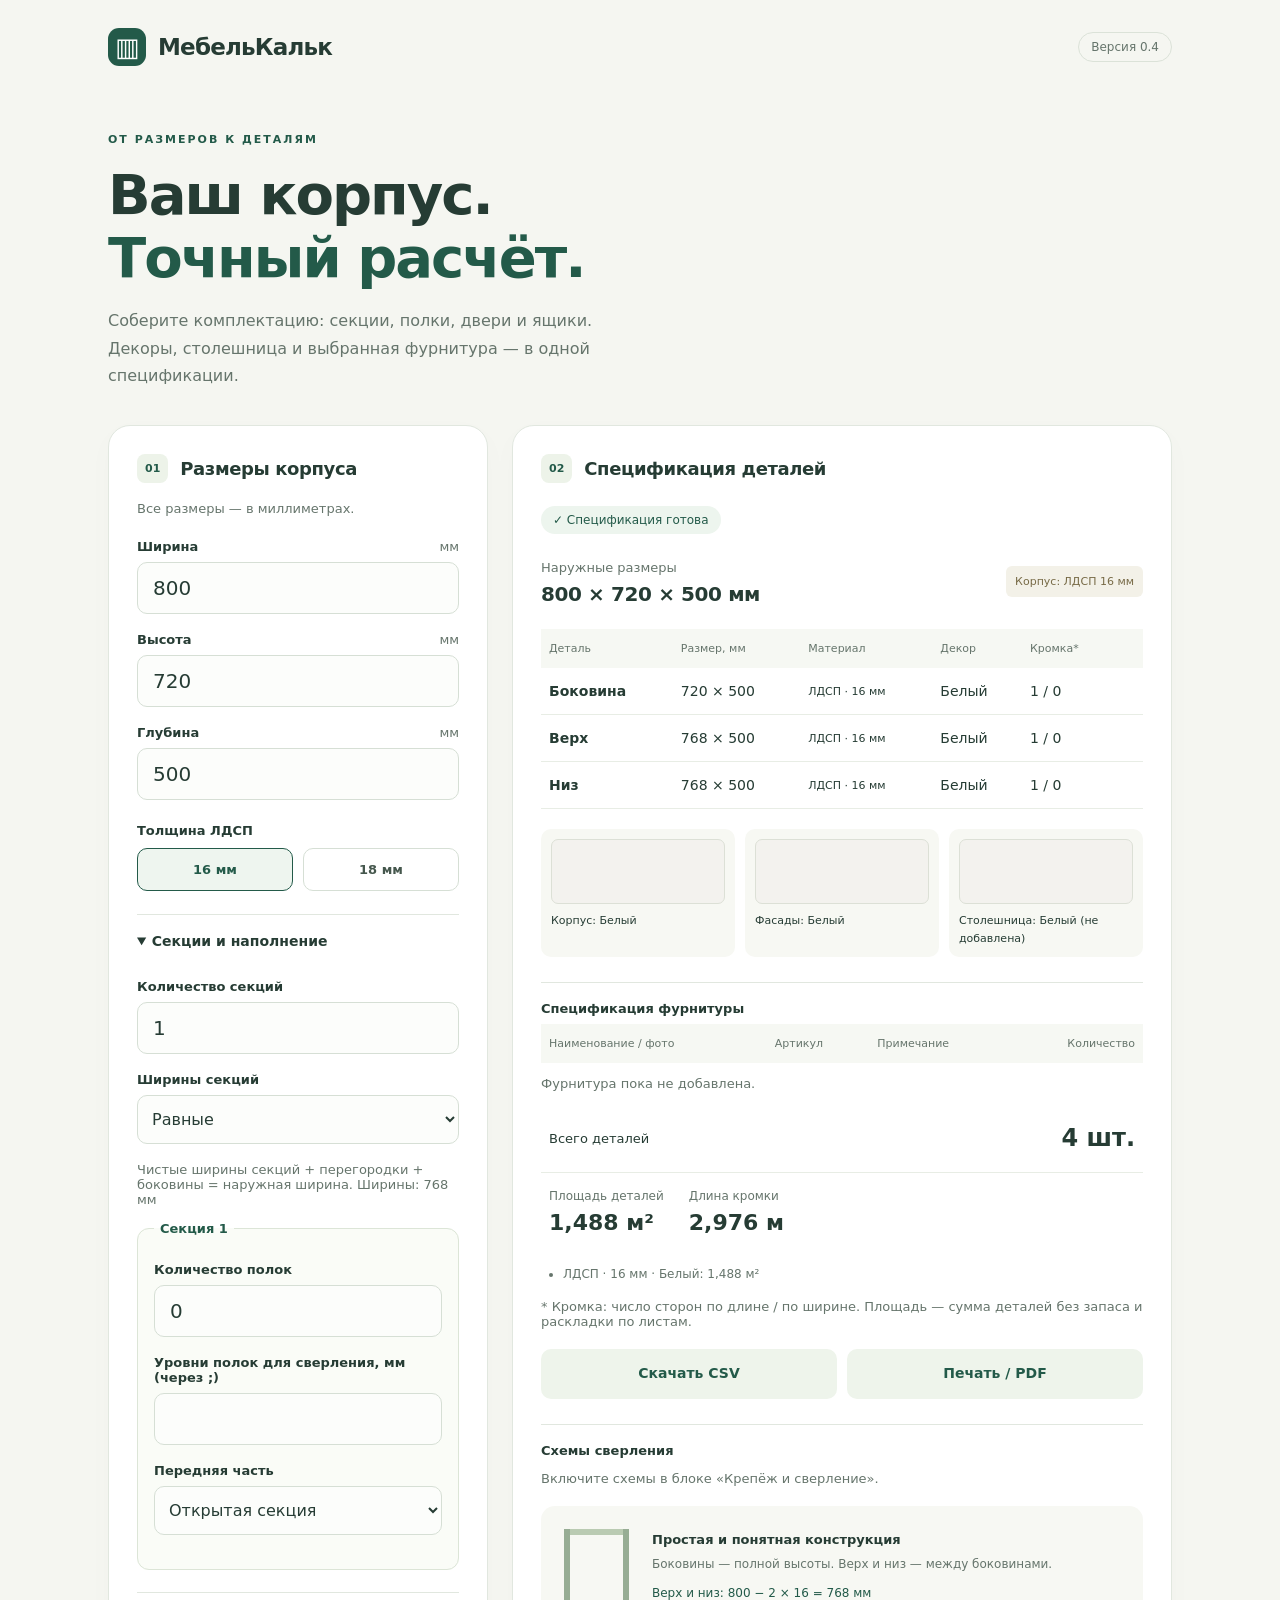
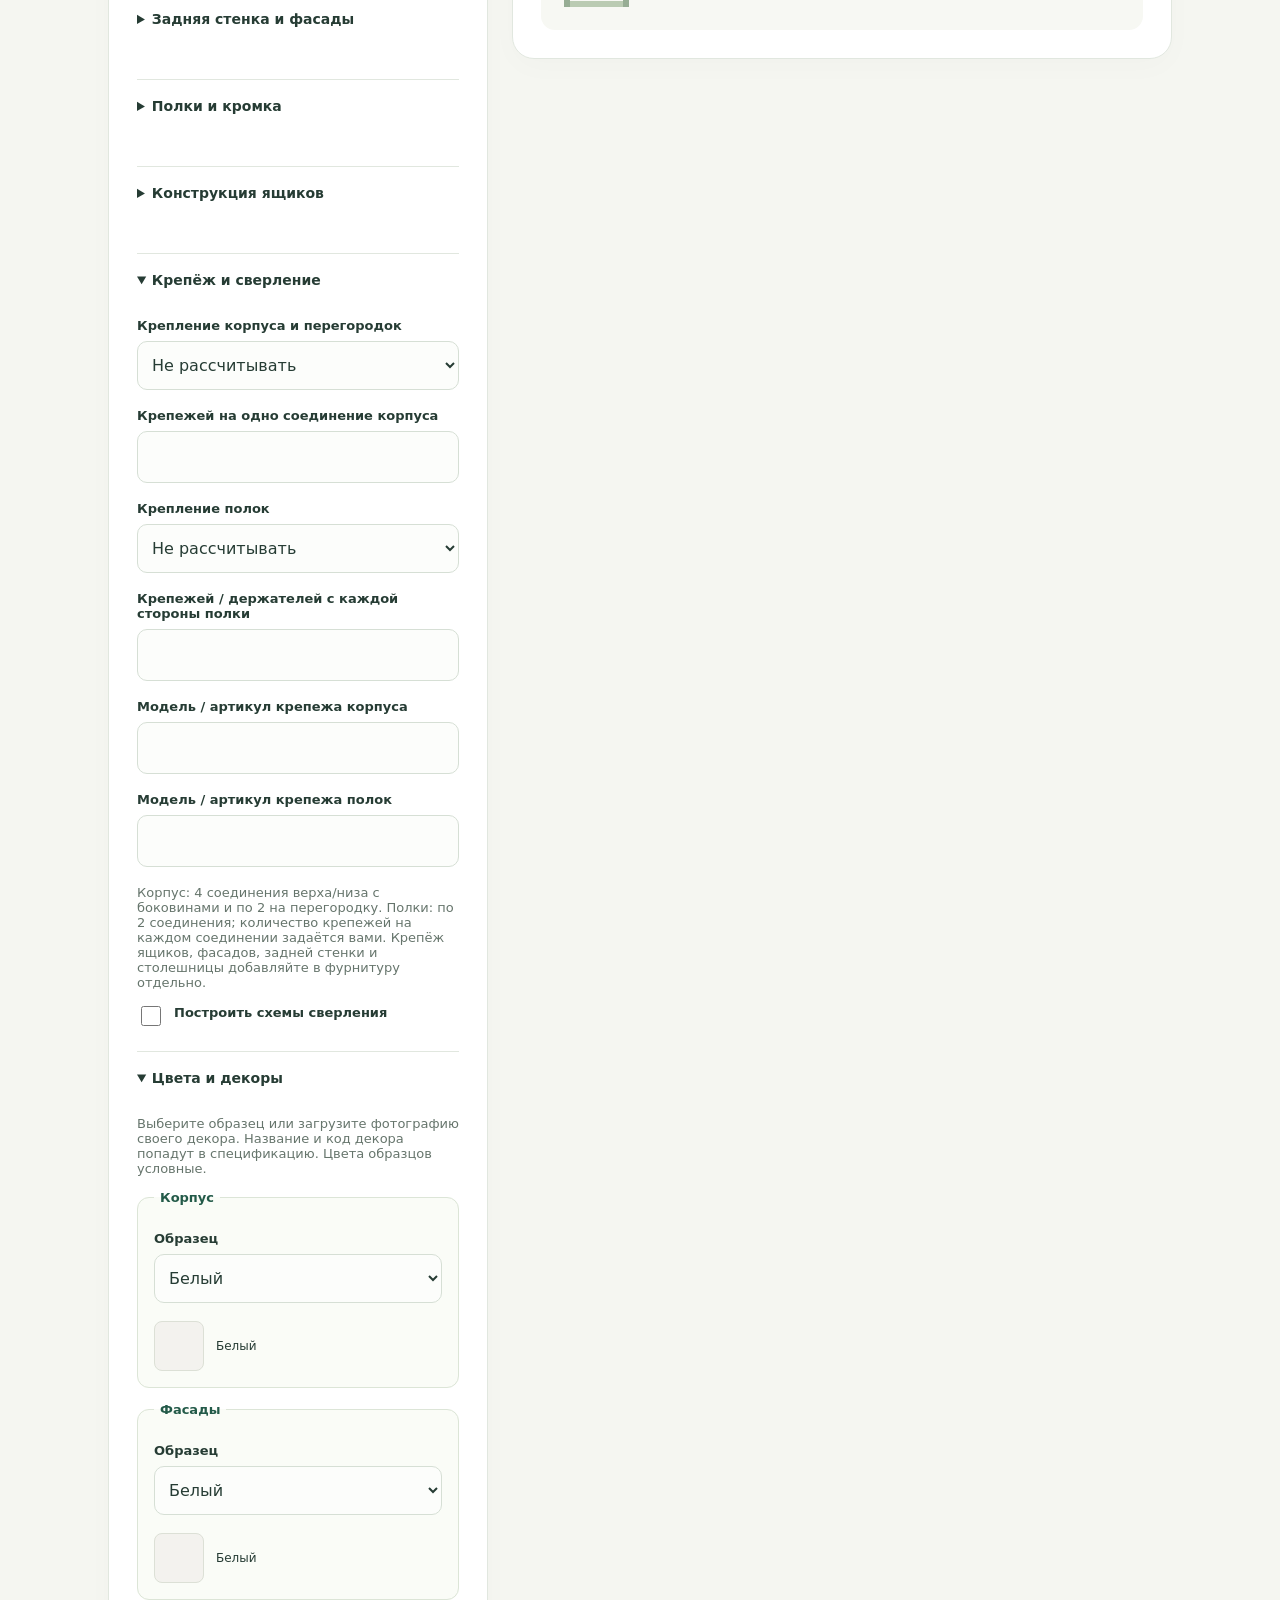
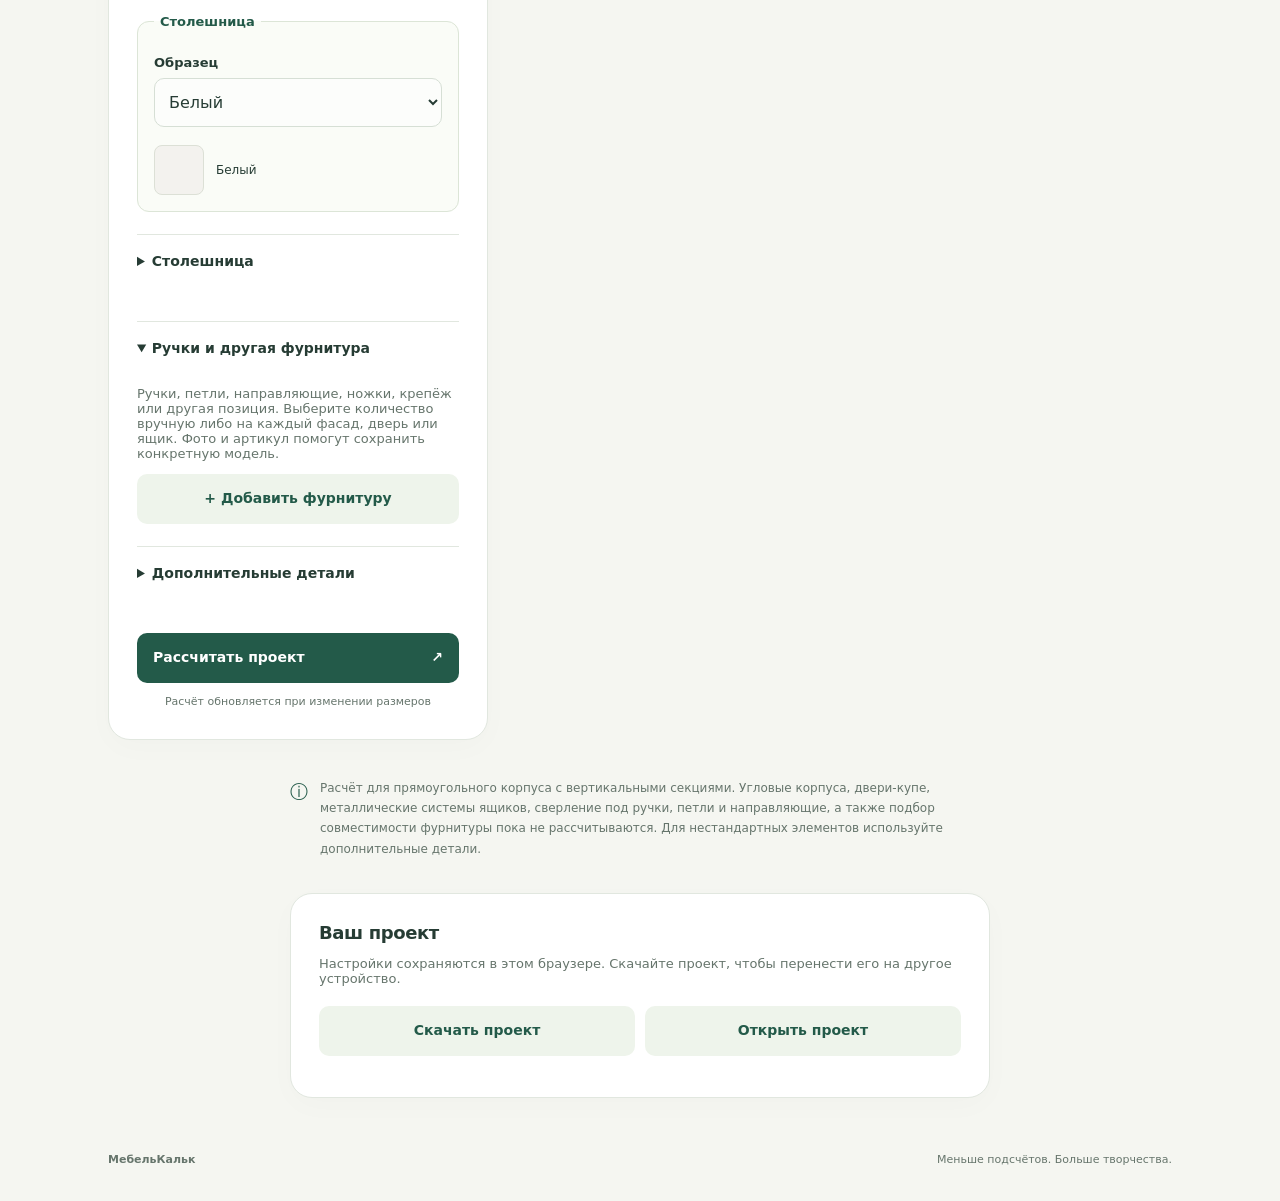
<file: v0.4/index.html>
<!doctype html>
<html lang="ru">
<head>
  <meta charset="utf-8">
  <meta name="viewport" content="width=device-width, initial-scale=1">
  <meta name="theme-color" content="#235a49">
  <meta name="description" content="МебельКальк — простой расчёт деталей корпуса шкафа или тумбы из ЛДСП.">
  <title>МебельКальк — расчёт корпуса</title>
  <link rel="stylesheet" href="styles.css">
  <script defer src="calculator.js"></script>
  <script defer src="catalog.js"></script>
  <script defer src="joinery.js"></script>
  <script defer src="app.js"></script>
</head>
<body>
  <header class="header"><a class="brand" href="./"><span class="logo" aria-hidden="true">▥</span>МебельКальк</a><span class="version">Версия 0.4</span></header>
  <main>
    <div class="intro"><p class="eyebrow">ОТ РАЗМЕРОВ К ДЕТАЛЯМ</p><h1>Ваш корпус.<br><span>Точный расчёт.</span></h1><p>Соберите комплектацию: секции, полки, двери и ящики. Декоры, столешница и выбранная фурнитура — в одной спецификации.</p></div>
    <div class="workspace">
      <section class="card inputs" aria-labelledby="input-title">
        <div class="section-heading"><span class="step">01</span><h2 id="input-title">Размеры корпуса</h2></div>
        <p class="muted">Все размеры — в миллиметрах.</p>
        <form id="calculator" novalidate>
          <div class="field"><label for="width">Ширина <span>мм</span></label><input id="width" name="width" type="text" inputmode="numeric" value="800" autocomplete="off" aria-describedby="width-error"><p class="error" id="width-error"></p></div>
          <div class="field"><label for="height">Высота <span>мм</span></label><input id="height" name="height" type="text" inputmode="numeric" value="720" autocomplete="off" aria-describedby="height-error"><p class="error" id="height-error"></p></div>
          <div class="field"><label for="depth">Глубина <span>мм</span></label><input id="depth" name="depth" type="text" inputmode="numeric" value="500" autocomplete="off" aria-describedby="depth-error"><p class="error" id="depth-error"></p></div>
          <fieldset><legend>Толщина ЛДСП</legend><div class="choices"><label><input type="radio" name="thickness" value="16" checked><span>16 мм</span></label><label><input type="radio" name="thickness" value="18"><span>18 мм</span></label></div></fieldset>
          <details open><summary>Секции и наполнение</summary>
            <div class="field"><label for="sectionCount">Количество секций</label><input id="sectionCount" name="sectionCount" type="number" min="1" max="12" step="1" value="1" inputmode="numeric" aria-describedby="sectionCount-error"><p class="error" id="sectionCount-error"></p></div>
            <div class="field"><label for="sectionMode">Ширины секций</label><select id="sectionMode" name="sectionMode"><option value="equal">Равные</option><option value="custom">Задать вручную</option></select></div>
            <p id="section-hint" class="muted"></p>
            <div id="sections"></div>
          </details>
          <details><summary>Задняя стенка и фасады</summary>
            <div class="field"><label for="back">Задняя стенка</label><select id="back" name="back"><option value="none">Без задней стенки</option><option value="overlay">Накладная ХДФ</option><option value="inset">Вкладная ХДФ, без паза</option></select></div>
            <div class="field"><label for="backThickness">Толщина ХДФ, мм</label><input id="backThickness" name="backThickness" inputmode="decimal" value="3" aria-describedby="backThickness-error"><p class="error" id="backThickness-error"></p></div>
            <div class="field"><label for="backGap">Зазор задней стенки с каждой стороны, мм</label><input id="backGap" name="backGap" inputmode="decimal" value="1" aria-describedby="backGap-error"><p class="error" id="backGap-error"></p></div>
            <p class="muted">Наружная глубина включает накладную стенку. Вкладная стенка устанавливается заподлицо с задними краями корпуса.</p>
            <div class="field"><label for="frontMode">Установка фасадов</label><select id="frontMode" name="frontMode"><option value="overlay">Накладные</option><option value="inset">Вкладные</option></select></div>
            <div class="field"><label for="frontThickness">Толщина фасадов</label><select id="frontThickness" name="frontThickness"><option value="16">16 мм</option><option value="18">18 мм</option></select></div>
            <div class="field"><label for="frontGap">Зазор фасада с каждой стороны, мм</label><input id="frontGap" name="frontGap" inputmode="decimal" value="2" aria-describedby="frontGap-error"><p class="error" id="frontGap-error"></p></div>
            <p class="muted">Накладные фасады соседних секций делят перегородку пополам. Между секциями остаётся два зазора, между дверями одной секции — один. Двери и наружные ящики в одной секции не совмещаются.</p>
          </details>
          <details><summary>Полки и кромка</summary>
            <div class="field"><label for="shelfGap">Зазор полки с каждой стороны, мм</label><input id="shelfGap" name="shelfGap" inputmode="decimal" value="1" aria-describedby="shelfGap-error"><p class="error" id="shelfGap-error"></p></div>
            <div class="field"><label for="shelfInset">Отступ полки от переднего края, мм</label><input id="shelfInset" name="shelfInset" inputmode="decimal" value="20" aria-describedby="shelfInset-error"><p class="error" id="shelfInset-error"></p></div>
            <label class="check"><input type="checkbox" name="edge" checked> Кромка: передние торцы корпуса и полок, все стороны фасадов</label>
            <p class="muted">В таблице — готовые размеры деталей. Толщина кромки из размера не вычитается. Длина кромки считается без запаса.</p>
          </details>
          <details><summary>Конструкция ящиков</summary>
            <p class="muted">Деревянный короб с накладным дном, боковые направляющие. Полки располагаются над блоком ящиков. Размеры под конкретную фурнитуру задайте по её инструкции.</p>
            <div id="drawer-settings"></div>
            <div class="field"><label for="drawerThickness">Толщина стенок ящика</label><select id="drawerThickness" name="drawerThickness"><option value="16">16 мм</option><option value="18">18 мм</option></select></div>
          </details>
          <details open><summary>Крепёж и сверление</summary><div id="joinery-settings"></div><p class="muted">Корпус: 4 соединения верха/низа с боковинами и по 2 на перегородку. Полки: по 2 соединения; количество крепежей на каждом соединении задаётся вами. Крепёж ящиков, фасадов, задней стенки и столешницы добавляйте в фурнитуру отдельно.</p><label class="check"><input type="checkbox" name="drilling"> Построить схемы сверления</label><div id="drill-settings"><p class="muted">Введите размеры по инструкции выбранной модели. Пустые параметры блокируют схемы, но не спецификацию. Шаблон строит цилиндрические отверстия; зенковка, ступенчатое сверление и оснастка требуют отдельного согласования.</p><div class="field"><label for="drillExample">Справочный шаблон эксцентрика</label><select id="drillExample"><option value="custom">Своя модель / Ø16 мм</option><option value="minifix16">Minifix 15 для плиты 16 мм</option><option value="minifix18">Minifix 15 для плиты 18 мм</option></select></div><div id="drill-fields"></div><p class="muted">Minifix: проверены только Ø чашки и номинальная глубина по каталогу. Отступ 24/34 мм и отверстия под шток зависят от выбранного штока. Для Rastex используйте его собственную инструкцию.</p><a class="source-link" href="https://files.hafele.co.uk/catalogfiles/www/14CFC294.pdf" target="_blank" rel="noopener">Каталог Minifix и чертёж</a> · <a class="source-link" href="https://shop.hettich.com/gb_EN/p/73456" target="_blank" rel="noopener">Rastex для плиты 16 мм</a></div></details>
          <details open><summary>Цвета и декоры</summary><p class="muted">Выберите образец или загрузите фотографию своего декора. Название и код декора попадут в спецификацию. Цвета образцов условные.</p><div id="decor-settings"></div></details>
          <details><summary>Столешница</summary><label class="check"><input type="checkbox" name="countertop"> Добавить столешницу</label><div id="countertop-settings"></div><p class="muted">Размеры столешницы задаются отдельно и не меняют наружные размеры корпуса. Припуски и свесы включите в её размеры. Кромка столешницы отдельно не рассчитывается.</p></details>
          <details open><summary>Ручки и другая фурнитура</summary><p class="muted">Ручки, петли, направляющие, ножки, крепёж или другая позиция. Выберите количество вручную либо на каждый фасад, дверь или ящик. Фото и артикул помогут сохранить конкретную модель.</p><div id="hardware-settings"></div><button id="add-hardware" class="secondary" type="button">+ Добавить фурнитуру</button></details>
          <details><summary>Дополнительные детали</summary>
            <p class="muted">Добавьте цоколь, столешницу, планку, добор или любую прямоугольную деталь с собственными размерами.</p>
            <div id="extras"></div><button id="add-extra" class="secondary" type="button">+ Добавить деталь</button>
          </details>
          <button type="submit">Рассчитать проект <span aria-hidden="true">↗</span></button>
          <p class="auto-note">Расчёт обновляется при изменении размеров</p>
        </form>
      </section>
      <section class="card results" aria-labelledby="result-title">
        <div class="section-heading"><span class="step">02</span><h2 id="result-title">Спецификация деталей</h2></div>
        <div id="status" class="status" role="status" aria-live="polite"></div>
        <div id="result-content">
          <div class="summary"><div><span class="muted">Наружные размеры</span><strong id="dimensions"></strong></div><span class="material" id="material"></span></div>
          <div class="table-wrap"><table><caption class="sr-only">Детали корпуса из ЛДСП, размеры в миллиметрах</caption><thead><tr><th scope="col">Деталь</th><th scope="col">Размер, мм</th><th scope="col">Материал</th><th scope="col">Декор</th><th scope="col">Кромка*</th><th scope="col">Кол-во</th></tr></thead><tbody id="parts"></tbody></table></div>
          <div id="decor-summary" class="decor-summary"></div>
          <section class="hardware-result"><h3>Спецификация фурнитуры</h3><div class="table-wrap"><table><caption class="sr-only">Выбранная фурнитура</caption><thead><tr><th scope="col">Наименование / фото</th><th scope="col">Артикул</th><th scope="col">Примечание</th><th scope="col">Количество</th></tr></thead><tbody id="hardware-parts"></tbody></table></div><p id="hardware-empty" class="muted"></p></section>
          <div class="total"><span>Всего деталей</span><strong id="total-count"></strong></div>
          <div class="metrics"><div><span>Площадь деталей</span><strong id="total-area"></strong></div><div><span>Длина кромки</span><strong id="total-edge"></strong></div></div>
          <ul id="materials" class="material-list"></ul>
          <p class="muted">* Кромка: число сторон по длине / по ширине. Площадь — сумма деталей без запаса и раскладки по листам.</p>
          <div class="actions"><button id="download-csv" class="secondary" type="button">Скачать CSV</button><button id="print" class="secondary" type="button">Печать / PDF</button></div>
          <section id="drilling-result" class="drilling-result"><h3>Схемы сверления</h3><p id="drilling-status" role="status" class="muted"></p><div id="drilling-panels"></div><button type="button" id="download-drilling" class="secondary" hidden>Скачать отверстия CSV</button></section>
          <div id="warnings" class="warnings"></div>
          <div class="construction"><div class="drawing" aria-hidden="true"><div class="panel top"></div><div class="panel bottom"></div></div><div><h3>Простая и понятная конструкция</h3><p>Боковины — полной высоты. Верх и низ — между боковинами.</p><p class="formula" id="formula"></p></div></div>
        </div>
        <div id="empty-state" hidden><span aria-hidden="true">↖</span><h3>Проверьте размеры</h3><p>Исправьте выделенные поля — спецификация появится автоматически.</p></div>
      </section>
    </div>
    <aside class="scope-note"><span aria-hidden="true">ⓘ</span><p>Расчёт для прямоугольного корпуса с вертикальными секциями. Угловые корпуса, двери-купе, металлические системы ящиков, сверление под ручки, петли и направляющие, а также подбор совместимости фурнитуры пока не рассчитываются. Для нестандартных элементов используйте дополнительные детали.</p></aside>
    <section class="project-tools card"><h2>Ваш проект</h2><p class="muted">Настройки сохраняются в этом браузере. Скачайте проект, чтобы перенести его на другое устройство.</p><div class="actions"><button id="save-project" class="secondary" type="button">Скачать проект</button><label class="file-button">Открыть проект<input id="import-project" type="file" accept=".json,application/json"></label></div><p id="project-status" role="status" class="muted"></p></section>
  </main>
  <footer><span>МебельКальк</span><span>Меньше подсчётов. Больше творчества.</span></footer>
</body>
</html>
</file>
<file: styles.css>
:root{font-family:system-ui,-apple-system,"Segoe UI",sans-serif;color:#263c34;background:#f5f6f1;font-synthesis:none;--green:#235a49;--muted:#66756c}*{box-sizing:border-box}body{margin:0}button,input{font:inherit}a{color:inherit;text-decoration:none}.header,main,footer{max-width:1120px;margin:auto}.header{padding:28px 28px;display:flex;align-items:center;justify-content:space-between}.brand{display:flex;gap:12px;align-items:center;font-size:23px;font-weight:750;letter-spacing:-.8px}.logo{background:var(--green);color:white;width:38px;height:38px;display:grid;place-items:center;border-radius:11px;font-size:26px}.version{font-size:12px;border:1px solid #dbe2d8;border-radius:20px;padding:7px 12px;color:var(--muted)}main{padding:28px}.intro{max-width:650px;margin-bottom:36px}.eyebrow{font-size:11px;font-weight:750;letter-spacing:2px;color:var(--green)}h1{font-size:clamp(36px,5vw,56px);letter-spacing:-2px;line-height:1.12;margin:18px 0}h1 span{color:var(--green)}.intro>p:last-child{font-size:16px;line-height:1.7;color:var(--muted);max-width:540px}.workspace{display:grid;grid-template-columns:360px minmax(0,1fr);gap:24px;align-items:start}.card{background:white;border:1px solid #e1e7df;border-radius:22px;padding:28px;box-shadow:0 8px 30px #263c3405}.section-heading{display:flex;align-items:center;gap:12px}.step{font-size:11px;font-weight:700;color:var(--green);background:#edf3e9;padding:8px;border-radius:8px}h2{font-size:18px;letter-spacing:-.4px;margin:0}.muted{color:var(--muted);font-size:13px}.inputs>.muted{margin:18px 0 23px}.field{margin-bottom:18px}label,legend{font-size:13px;font-weight:650}label{display:block}label>span{float:right;color:var(--muted);font-weight:400}.field input{width:100%;border:1px solid #d6dfd5;border-radius:10px;margin-top:8px;padding:13px 15px;font-size:20px;color:#263c34;background:#fcfdfb;min-height:52px}input:focus{outline:2px solid var(--green);outline-offset:2px}input[aria-invalid=true]{border-color:#b53535;background:#fff7f5}.error{color:#a52c2c;font-size:12px;line-height:1.5;margin:7px 0 0}.error:empty{display:none}fieldset{padding:0;margin:23px 0;border:0}legend{padding:0;margin-bottom:10px}.choices{display:flex;gap:10px}.choices label{position:relative;flex:1}.choices input{position:absolute;opacity:0;width:100%;height:100%;margin:0}.choices span{float:none;display:block;text-align:center;border:1px solid #d6dfd5;border-radius:10px;padding:13px;color:#45574d;font-weight:600}.choices input:checked+span{background:#eef5ef;border-color:var(--green);color:var(--green)}.choices input:focus-visible+span{outline:2px solid var(--green);outline-offset:3px}button{width:100%;display:flex;justify-content:space-between;background:var(--green);color:white;padding:16px;border:0;border-radius:10px;font-size:14px;font-weight:650;cursor:pointer;min-height:50px}button:hover{background:#174635}button:focus-visible{outline:3px solid #82ab94;outline-offset:3px}.auto-note{font-size:11px;color:var(--muted);text-align:center;line-height:1.5;margin-bottom:0}.status{display:inline-block;font-size:12px;color:var(--green);background:#edf5ee;border-radius:20px;padding:7px 12px;margin:23px 0}.status.invalid{background:#fff0ec;color:#a52c2c}.summary{display:flex;justify-content:space-between;align-items:center;gap:12px;padding:0 0 23px}.summary strong{display:block;font-size:20px;margin-top:6px;letter-spacing:-.4px}.material{white-space:nowrap;font-size:11px;background:#f3f1e8;border-radius:6px;padding:9px;color:#776a46}.table-wrap{width:100%;overflow-x:auto}table{border-collapse:collapse;width:100%;font-size:14px;text-align:left}th{font-size:11px;color:var(--muted);font-weight:500;padding:13px 8px;background:#f6f8f3}td{padding:20px 8px;border-bottom:1px solid #e8ede5}td:first-child{font-weight:650}td:nth-child(2){white-space:nowrap;font-variant-numeric:tabular-nums}th:last-child,td:last-child{text-align:right;white-space:nowrap}.total{display:flex;justify-content:space-between;align-items:center;padding:20px 8px;font-size:13px}.total strong{font-size:24px}.total small{font-size:12px;font-weight:400;color:var(--muted)}.construction{margin-top:20px;display:flex;align-items:center;gap:23px;padding:23px;background:#f7f8f3;border-radius:14px}h3{font-size:13px;margin:0 0 8px}.construction p{font-size:12px;line-height:1.6;color:var(--muted);margin:0}.construction .formula{margin-top:10px;color:var(--green)}.drawing{width:65px;height:78px;border-left:6px solid #97ad94;border-right:6px solid #97ad94;position:relative;flex-shrink:0}.panel{position:absolute;left:0;right:0;height:6px;background:#bacbb2}.top{top:0}.bottom{bottom:0}.scope-note{display:flex;gap:12px;color:var(--muted);max-width:700px;margin:26px auto 0;font-size:12px;line-height:1.7}.scope-note>span{margin-top:11px;color:var(--green);font-size:18px}footer{padding:27px 28px 35px;display:flex;justify-content:space-between;font-size:11px;color:var(--muted)}footer>span:first-child{font-weight:650}#empty-state{text-align:center;padding:50px 15px;color:var(--muted)}#empty-state>span{font-size:35px}#empty-state h3{font-size:18px;color:#263c34;margin-top:18px}#empty-state p{font-size:14px;line-height:1.7}[hidden]{display:none!important}.sr-only{position:absolute;width:1px;height:1px;overflow:hidden;clip-path:inset(50%)}@media(max-width:760px){.workspace{grid-template-columns:1fr}.header{padding:20px}.brand{font-size:20px}main{padding:15px 20px}.intro{margin-bottom:25px}h1{letter-spacing:-1.4px}.card{padding:23px}.summary{flex-wrap:wrap}.summary strong{font-size:18px}.construction{padding:18px;gap:16px}footer{padding:25px 20px;gap:20px}}@media(max-width:360px){main{padding:12px}.header{padding:16px 12px}.card{padding:18px}h2{font-size:16px}table{font-size:12px}.construction{gap:12px;padding:14px}.drawing{width:45px}footer{padding:20px 12px}.version{font-size:10px}}
</file>
<file: kitchen/style.css>
:root{--ink:#203c33;--muted:#6d7b73;--accent:#285d4d;--line:#dfe6dd;--paper:#f7f8f3}*{box-sizing:border-box}body{margin:0;color:var(--ink);background:var(--paper);font:15px/1.5 system-ui,-apple-system,BlinkMacSystemFont,'Segoe UI',sans-serif}main{max-width:1500px;margin:auto;padding:32px 36px}h1,h2,h3,p{margin-top:0}h1{font-size:clamp(32px,4vw,54px);line-height:1.09;letter-spacing:-2px;margin-bottom:16px}h2{font-size:23px;line-height:1.25;letter-spacing:-.6px;margin-bottom:8px}h3{font-size:17px;margin-bottom:10px}a{color:var(--accent)}.header{max-width:none;padding:20px 36px;margin:0;border-bottom:1px solid var(--line);background:#fff;display:flex;align-items:center;gap:32px}.brand{font-weight:750;font-size:21px;color:var(--ink);text-decoration:none}.brand span{color:var(--accent);font-size:27px}.header nav{display:flex;gap:8px;margin-left:auto;background:#f0f3ec;border-radius:12px;padding:4px}.header nav a{text-decoration:none;padding:8px 20px;border-radius:9px;color:var(--muted)}.header nav .active{background:#fff;box-shadow:0 2px 8px #183a2710;color:var(--ink)}.version{font-size:12px;background:#e6eddf;padding:5px 8px;border-radius:8px}.intro{display:flex;justify-content:space-between;align-items:center;gap:30px;margin:0 0 30px}.intro p{color:var(--muted)}.eyebrow{font-size:10px;letter-spacing:2px;font-weight:750;color:var(--accent)!important;margin-bottom:12px}.project-actions{display:flex;flex-wrap:wrap;gap:8px;justify-content:flex-end;max-width:370px}.project-actions p{font-size:11px;flex-basis:100%;text-align:right;margin:0}.workspace{display:grid;grid-template-columns:minmax(350px,430px) minmax(0,1fr);gap:24px;align-items:start}.editor{background:#fff;border:1px solid var(--line);border-radius:22px;overflow:hidden}.steps{display:flex;padding:14px 10px;border-bottom:1px solid var(--line);gap:4px;overflow:auto}.steps button{white-space:nowrap;font-size:11px;flex:1;padding:10px 7px;border:0;background:transparent;color:var(--muted);border-radius:9px;min-width:0}.steps button.active{background:#e9f1e5;color:var(--accent);font-weight:750}#panel{padding:24px}.muted,.hint{color:var(--muted);font-size:12px}.hint{padding:12px;background:#f2f5ee;border-radius:10px}.field-grid{display:grid;grid-template-columns:1fr 1fr;gap:12px}.field{margin:0 0 13px;min-width:0}.field label{display:block;font-size:12px;font-weight:650;margin-bottom:6px}.field input,.field select{width:100%;font:inherit;font-size:14px;padding:10px 12px;border:1px solid #d7dfd4;border-radius:10px;background:#fcfdf9;color:var(--ink);height:43px}.field input:focus,.field select:focus{outline:2px solid #9fbb8a;outline-offset:1px}.check{display:flex;gap:10px;align-items:center;font-size:13px;margin:14px 0}.check input{accent-color:var(--accent);width:18px;height:18px}.row-head{display:flex;align-items:center;justify-content:space-between;gap:12px;margin:22px 0 10px}.row-head h3{margin:0}.row-head .field{width:82px;margin:0}.row-head label{font-size:10px}.module-card{border:1px solid var(--line);border-radius:12px;margin-bottom:10px;background:#fbfcf8}.module-card summary{display:flex;align-items:center;gap:9px;padding:14px;cursor:pointer;font-size:13px;font-weight:650;list-style:none}.module-card summary::after{content:'⌄';margin-left:auto}.module-card .badge{font-size:10px;background:#e8efdf;color:#4c6347;padding:4px 6px;border-radius:5px;white-space:nowrap}.module-card .body{padding:0 14px 14px}.module-card.selected{border-color:#7a9f65;box-shadow:0 0 0 2px #adc79c45}.module-card .field{margin-bottom:8px}.module-card small{font-weight:400;color:var(--muted)}button,.file-button{font:inherit;font-size:12px;font-weight:600;padding:11px 15px;border-radius:10px;border:1px solid var(--line);background:#fff;color:var(--ink);cursor:pointer;display:inline-flex;align-items:center;justify-content:center;gap:6px;min-height:40px;line-height:1.3;transition:background .15s}button:hover,.file-button:hover{background:#eaf0e4}button:focus-visible,.file-button:focus-within{outline:2px solid #6f9465;outline-offset:2px}button:disabled{opacity:.45;cursor:default}.primary{background:var(--accent);color:#fff;border-color:var(--accent)}.primary:hover{background:#1d463a}.secondary{background:#fff;color:var(--ink)}.text-button{border-color:transparent;background:transparent;color:var(--muted)}.file-button input{position:absolute;width:1px;height:1px;opacity:0}.preview{position:sticky;top:20px;background:#fff;border:1px solid var(--line);border-radius:22px;overflow:hidden;box-shadow:0 18px 60px #223d2610}.preview-head{display:flex;align-items:center;justify-content:space-between;padding:24px 26px 18px;gap:12px}.preview-head h2{font-size:20px;margin:0}.preview-head .eyebrow{margin-bottom:5px}.live{font-size:10px;white-space:nowrap;color:#668058;background:#eff4e9;border-radius:20px;padding:7px 10px}.live i{display:inline-block;width:6px;height:6px;background:#89aa65;border-radius:50%;margin-right:3px}.canvas-wrap{height:clamp(350px,44vw,530px);position:relative;background:linear-gradient(145deg,#dbe4da,#f3f4eb)}#scene{width:100%;height:100%;display:block;touch-action:none;cursor:grab;outline-offset:-3px}#scene:active{cursor:grabbing}.scene-badge{position:absolute;bottom:16px;left:20px;color:#405247;font-size:10px;background:#ffffffb5;padding:7px 10px;border-radius:7px;pointer-events:none}#invalid-scene{position:absolute;inset:0;background:#eef1e9;display:grid;place-items:center;text-align:center;padding:25px;font-size:16px}#invalid-scene[hidden]{display:none}.view-tools{display:flex;justify-content:space-between;padding:14px 20px;gap:8px;flex-wrap:wrap}.view-tools>div{display:flex;gap:5px}.view-tools button{font-size:11px;min-height:34px;padding:7px 11px}.view-tools button.active{background:var(--accent);color:#fff;border-color:var(--accent)}.view-hint,#graphics-message{font-size:10px;color:var(--muted);padding:0 22px;text-align:center;margin:0 0 12px}.metrics{display:grid;grid-template-columns:repeat(4,1fr);border-top:1px solid var(--line);padding:20px 10px;gap:8px}.metrics div{text-align:center}.metrics b{font-size:21px;font-weight:700;display:block}.metrics span{font-size:10px;color:var(--muted)}details:not(.module-card){border-top:1px solid var(--line);margin-top:16px;padding-top:14px}details:not(.module-card)>summary{font-size:13px;cursor:pointer;font-weight:650;margin-bottom:12px}.decor-card{padding:14px;border:1px solid var(--line);border-radius:12px;margin-bottom:12px}.decor-head{display:flex;align-items:center;gap:12px;margin-bottom:10px}.swatch{width:48px;height:48px;border-radius:10px;border:1px solid #00000012;background-size:cover;background-position:center;flex-shrink:0}.decor-head h3{margin:0;font-size:14px}.decor-card .field{margin-bottom:8px}.decor-card .file-button{width:100%;font-size:11px}.color-input{padding:3px!important}.light-choices{display:grid;grid-template-columns:repeat(3,1fr);gap:8px;margin:15px 0 20px}.light-choices button{display:flex;flex-direction:column;padding:14px 5px;gap:8px;font-size:12px}.light-choices button span{font-size:24px}.light-choices button.active{background:#eaf1e3;border-color:#80a568}.range{width:100%;accent-color:var(--accent)}.specification{margin-top:28px;background:#fff;border:1px solid var(--line);border-radius:22px;padding:28px}.spec-head{display:flex;justify-content:space-between;gap:16px;align-items:center;margin-bottom:22px}.spec-head .eyebrow{margin-bottom:5px}.spec-head>div:last-child{display:flex;gap:8px}.errors{padding:16px 20px;border-radius:12px;background:#fff0ed;color:#9d3d2c;margin-bottom:20px;font-size:13px}.errors p{margin:0 0 8px}.errors p:last-child{margin:0}.table-wrap{overflow:auto;border:1px solid var(--line);border-radius:12px}table{width:100%;border-collapse:collapse;font-size:12px;text-align:left;white-space:nowrap}th{background:#f0f4eb;font-size:10px;color:#5b715e;text-transform:uppercase;letter-spacing:.4px;padding:13px 14px}td{padding:12px 14px;border-top:1px solid #eaf0e6}td small{display:block;font-size:10px;color:var(--muted)}tbody tr:hover{background:#fafcf7}.table-toolbar{display:flex;align-items:center;gap:12px;margin-bottom:12px;flex-wrap:wrap}.table-toolbar select{padding:8px 12px;border:1px solid var(--line);border-radius:8px;max-width:100%;background:#fff;color:var(--ink)}.material-list{display:grid;grid-template-columns:repeat(auto-fit,minmax(230px,1fr));gap:10px;margin-top:16px}.material-list>div{background:#f4f6ef;padding:12px 14px;border-radius:10px;font-size:12px;display:flex;justify-content:space-between;gap:12px}.material-list span{font-size:11px}.notes{font-size:12px;color:var(--muted);background:#f8f9f5;padding:16px;border-radius:12px;margin-top:18px}.notes p{margin:0 0 10px}.notes p:last-child{margin:0}.hardware-item{border:1px solid var(--line);border-radius:12px;padding:14px;margin:12px 0}.hardware-item .remove{color:#a2513a;font-size:11px;padding:6px 10px;min-height:30px}.toast{position:fixed;bottom:24px;left:50%;transform:translateX(-50%);background:#254e43;color:#fff;box-shadow:0 6px 35px #17302430;z-index:10;border-radius:12px;padding:13px 22px;font-size:13px;max-width:90vw}footer{font-size:11px;color:var(--muted);padding:25px 4px;display:flex;flex-direction:column;gap:8px}#print-image{display:none}[hidden]{display:none!important}
@media(max-width:1100px){main{padding:26px 22px}.workspace{grid-template-columns:minmax(320px,380px) minmax(0,1fr);gap:16px}.preview-head{padding:20px}.live{display:none}.canvas-wrap{height:380px}#panel{padding:20px}.steps button{font-size:10px;padding:10px 4px}}
@media(max-width:800px){.header{padding:14px 18px;gap:12px}.brand{font-size:17px}.header nav a{font-size:12px;padding:7px 12px}.version{display:none}main{padding:24px 16px}.intro{gap:20px;margin-bottom:22px;align-items:start}.intro h1{font-size:34px;letter-spacing:-1px}.intro p{font-size:12px}.project-actions{max-width:160px}.project-actions button,.file-button{font-size:10px;padding:9px 10px;min-height:34px}.project-actions p{font-size:9px}.workspace{display:flex;flex-direction:column;gap:18px}.preview{order:-1;position:relative;top:0;width:100%}.editor{width:100%}.canvas-wrap{height:380px}.preview-head h2{font-size:18px}.steps button{font-size:11px;padding:10px 7px}.specification{padding:20px 16px}.spec-head{align-items:start}.spec-head h2{font-size:20px}.spec-head>div:last-child{flex-direction:column}.spec-head button{font-size:10px;padding:8px 10px}.metrics b{font-size:20px}.metrics span{font-size:9px}.material-list{grid-template-columns:1fr}}
@media(max-width:420px){.brand{font-size:15px}.brand span{font-size:22px}.header nav a{padding:6px 9px}.intro{flex-direction:column}.project-actions{max-width:none;justify-content:flex-start}.project-actions p{flex-basis:100%;text-align:left}.canvas-wrap{height:320px}.view-tools{padding:12px;gap:6px}.view-tools button{padding:7px 8px}.preview-head{padding:18px}#panel{padding:18px}.steps button{font-size:10px}.spec-head{flex-direction:column}.spec-head>div:last-child{flex-direction:row}.metrics{gap:4px}}
@media(prefers-reduced-motion:reduce){*{transition:none!important;scroll-behavior:auto!important}}
@media print{body{background:white;color:#000;font-size:11px}main{max-width:none;padding:0}.header,.intro,.workspace,footer,.spec-head>div:last-child,.table-toolbar,.toast{display:none!important}.specification{border:0;padding:0;margin:0}#print-image{display:block;width:100%;max-height:300px;object-fit:contain}.table-wrap{overflow:visible;border:0}table{white-space:normal;font-size:9px}th,td{padding:6px}tr{break-inside:avoid}details{display:block}details>summary{display:none}details>*{display:block!important}.notes{background:white;font-size:9px}.material-list>div{background:white}.spec-head{display:block}h2{font-size:20px}}
</file>
<file: v0.2/styles.css>
:root{font-family:system-ui,-apple-system,"Segoe UI",sans-serif;color:#263c34;background:#f5f6f1;font-synthesis:none;--green:#235a49;--muted:#66756c}*{box-sizing:border-box}body{margin:0}button,input{font:inherit}a{color:inherit;text-decoration:none}.header,main,footer{max-width:1120px;margin:auto}.header{padding:28px 28px;display:flex;align-items:center;justify-content:space-between}.brand{display:flex;gap:12px;align-items:center;font-size:23px;font-weight:750;letter-spacing:-.8px}.logo{background:var(--green);color:white;width:38px;height:38px;display:grid;place-items:center;border-radius:11px;font-size:26px}.version{font-size:12px;border:1px solid #dbe2d8;border-radius:20px;padding:7px 12px;color:var(--muted)}main{padding:28px}.intro{max-width:650px;margin-bottom:36px}.eyebrow{font-size:11px;font-weight:750;letter-spacing:2px;color:var(--green)}h1{font-size:clamp(36px,5vw,56px);letter-spacing:-2px;line-height:1.12;margin:18px 0}h1 span{color:var(--green)}.intro>p:last-child{font-size:16px;line-height:1.7;color:var(--muted);max-width:540px}.workspace{display:grid;grid-template-columns:360px minmax(0,1fr);gap:24px;align-items:start}.card{background:white;border:1px solid #e1e7df;border-radius:22px;padding:28px;box-shadow:0 8px 30px #263c3405}.section-heading{display:flex;align-items:center;gap:12px}.step{font-size:11px;font-weight:700;color:var(--green);background:#edf3e9;padding:8px;border-radius:8px}h2{font-size:18px;letter-spacing:-.4px;margin:0}.muted{color:var(--muted);font-size:13px}.inputs>.muted{margin:18px 0 23px}.field{margin-bottom:18px}label,legend{font-size:13px;font-weight:650}label{display:block}label>span{float:right;color:var(--muted);font-weight:400}.field input{width:100%;border:1px solid #d6dfd5;border-radius:10px;margin-top:8px;padding:13px 15px;font-size:20px;color:#263c34;background:#fcfdfb;min-height:52px}input:focus{outline:2px solid var(--green);outline-offset:2px}input[aria-invalid=true]{border-color:#b53535;background:#fff7f5}.error{color:#a52c2c;font-size:12px;line-height:1.5;margin:7px 0 0}.error:empty{display:none}fieldset{padding:0;margin:23px 0;border:0}legend{padding:0;margin-bottom:10px}.choices{display:flex;gap:10px}.choices label{position:relative;flex:1}.choices input{position:absolute;opacity:0;width:100%;height:100%;margin:0}.choices span{float:none;display:block;text-align:center;border:1px solid #d6dfd5;border-radius:10px;padding:13px;color:#45574d;font-weight:600}.choices input:checked+span{background:#eef5ef;border-color:var(--green);color:var(--green)}.choices input:focus-visible+span{outline:2px solid var(--green);outline-offset:3px}button{width:100%;display:flex;justify-content:space-between;background:var(--green);color:white;padding:16px;border:0;border-radius:10px;font-size:14px;font-weight:650;cursor:pointer;min-height:50px}button:hover{background:#174635}button:focus-visible{outline:3px solid #82ab94;outline-offset:3px}.auto-note{font-size:11px;color:var(--muted);text-align:center;line-height:1.5;margin-bottom:0}.status{display:inline-block;font-size:12px;color:var(--green);background:#edf5ee;border-radius:20px;padding:7px 12px;margin:23px 0}.status.invalid{background:#fff0ec;color:#a52c2c}.summary{display:flex;justify-content:space-between;align-items:center;gap:12px;padding:0 0 23px}.summary strong{display:block;font-size:20px;margin-top:6px;letter-spacing:-.4px}.material{white-space:nowrap;font-size:11px;background:#f3f1e8;border-radius:6px;padding:9px;color:#776a46}.table-wrap{width:100%;overflow-x:auto}table{border-collapse:collapse;width:100%;font-size:14px;text-align:left}th{font-size:11px;color:var(--muted);font-weight:500;padding:13px 8px;background:#f6f8f3}td{padding:20px 8px;border-bottom:1px solid #e8ede5}td:first-child{font-weight:650}td:nth-child(2){white-space:nowrap;font-variant-numeric:tabular-nums}th:last-child,td:last-child{text-align:right;white-space:nowrap}.total{display:flex;justify-content:space-between;align-items:center;padding:20px 8px;font-size:13px}.total strong{font-size:24px}.total small{font-size:12px;font-weight:400;color:var(--muted)}.construction{margin-top:20px;display:flex;align-items:center;gap:23px;padding:23px;background:#f7f8f3;border-radius:14px}h3{font-size:13px;margin:0 0 8px}.construction p{font-size:12px;line-height:1.6;color:var(--muted);margin:0}.construction .formula{margin-top:10px;color:var(--green)}.drawing{width:65px;height:78px;border-left:6px solid #97ad94;border-right:6px solid #97ad94;position:relative;flex-shrink:0}.panel{position:absolute;left:0;right:0;height:6px;background:#bacbb2}.top{top:0}.bottom{bottom:0}.scope-note{display:flex;gap:12px;color:var(--muted);max-width:700px;margin:26px auto 0;font-size:12px;line-height:1.7}.scope-note>span{margin-top:11px;color:var(--green);font-size:18px}footer{padding:27px 28px 35px;display:flex;justify-content:space-between;font-size:11px;color:var(--muted)}footer>span:first-child{font-weight:650}#empty-state{text-align:center;padding:50px 15px;color:var(--muted)}#empty-state>span{font-size:35px}#empty-state h3{font-size:18px;color:#263c34;margin-top:18px}#empty-state p{font-size:14px;line-height:1.7}[hidden]{display:none!important}.sr-only{position:absolute;width:1px;height:1px;overflow:hidden;clip-path:inset(50%)}@media(max-width:760px){.workspace{grid-template-columns:1fr}.header{padding:20px}.brand{font-size:20px}main{padding:15px 20px}.intro{margin-bottom:25px}h1{letter-spacing:-1.4px}.card{padding:23px}.summary{flex-wrap:wrap}.summary strong{font-size:18px}.construction{padding:18px;gap:16px}footer{padding:25px 20px;gap:20px}}@media(max-width:360px){main{padding:12px}.header{padding:16px 12px}.card{padding:18px}h2{font-size:16px}table{font-size:12px}.construction{gap:12px;padding:14px}.drawing{width:45px}footer{padding:20px 12px}.version{font-size:10px}}
details{border-top:1px solid #e1e7df;margin:22px 0;padding-top:18px}summary{font-size:14px;font-weight:650;cursor:pointer;margin-bottom:16px;min-height:30px}select{font:inherit;width:100%;border:1px solid #d6dfd5;border-radius:10px;background:#fcfdfb;color:#263c34;padding:13px 10px;margin-top:8px;min-height:48px}select:focus-visible{outline:2px solid var(--green);outline-offset:2px}.section-card{border:1px solid #dce5d7;border-radius:12px;padding:16px;margin:14px 0;background:#fafcf7}.section-card legend{padding:0 6px;color:var(--green)}.check{display:flex;align-items:flex-start;gap:10px;line-height:1.6}.check input{width:20px;height:20px;flex-shrink:0;accent-color:var(--green)}.secondary{background:#eef4eb;color:var(--green);justify-content:center}.secondary:hover{background:#dfeadb}.actions{display:flex;gap:10px;flex-wrap:wrap;margin-top:20px}.actions>*{flex:1;min-width:130px}.metrics{display:flex;gap:25px;padding:16px 8px;border-top:1px solid #e8ede5}.metrics span{font-size:12px;color:var(--muted);display:block}.metrics strong{display:block;font-size:22px;margin-top:7px}.material-list{font-size:12px;color:var(--muted);line-height:1.9;padding-left:22px}.warnings{font-size:12px;line-height:1.7;color:#7b5f23}.warnings p{background:#fff7e4;border-radius:10px;padding:12px}.project-tools{margin-top:22px;max-width:700px;margin-left:auto;margin-right:auto}.file-button{background:#eef4eb;color:var(--green);border-radius:10px;padding:16px;text-align:center;cursor:pointer;font-size:14px;position:relative}.file-button input{position:absolute;inset:0;width:100%;opacity:0;cursor:pointer}.file-button:focus-within{outline:2px solid var(--green)}.workspace{grid-template-columns:380px minmax(0,1fr)}.table-wrap table{min-width:520px}td:nth-child(3){font-size:11px}td{padding:15px 8px}.status.invalid{border-radius:10px;line-height:1.7}.results{position:sticky;top:20px}@media(max-width:900px){.workspace{grid-template-columns:1fr}.results{position:static}.inputs{max-width:none}}@media print{body{background:white;color:#000}.header{padding:0}.version, .intro,.inputs,.scope-note,footer,.project-tools,.actions,#status{display:none!important}main{max-width:none;padding:15px 0}.workspace{display:block}.results{border:0;box-shadow:none;padding:0;position:static}.table-wrap{overflow:visible}.table-wrap table{min-width:0;font-size:11px}th,td{padding:8px}.card{border-radius:0}tr{break-inside:avoid}.warnings p,.construction{background:white}.summary{margin-top:20px}.section-heading{margin-top:25px}}
</file>
<file: v0.3/styles.css>
:root{font-family:system-ui,-apple-system,"Segoe UI",sans-serif;color:#263c34;background:#f5f6f1;font-synthesis:none;--green:#235a49;--muted:#66756c}*{box-sizing:border-box}body{margin:0}button,input{font:inherit}a{color:inherit;text-decoration:none}.header,main,footer{max-width:1120px;margin:auto}.header{padding:28px 28px;display:flex;align-items:center;justify-content:space-between}.brand{display:flex;gap:12px;align-items:center;font-size:23px;font-weight:750;letter-spacing:-.8px}.logo{background:var(--green);color:white;width:38px;height:38px;display:grid;place-items:center;border-radius:11px;font-size:26px}.version{font-size:12px;border:1px solid #dbe2d8;border-radius:20px;padding:7px 12px;color:var(--muted)}main{padding:28px}.intro{max-width:650px;margin-bottom:36px}.eyebrow{font-size:11px;font-weight:750;letter-spacing:2px;color:var(--green)}h1{font-size:clamp(36px,5vw,56px);letter-spacing:-2px;line-height:1.12;margin:18px 0}h1 span{color:var(--green)}.intro>p:last-child{font-size:16px;line-height:1.7;color:var(--muted);max-width:540px}.workspace{display:grid;grid-template-columns:360px minmax(0,1fr);gap:24px;align-items:start}.card{background:white;border:1px solid #e1e7df;border-radius:22px;padding:28px;box-shadow:0 8px 30px #263c3405}.section-heading{display:flex;align-items:center;gap:12px}.step{font-size:11px;font-weight:700;color:var(--green);background:#edf3e9;padding:8px;border-radius:8px}h2{font-size:18px;letter-spacing:-.4px;margin:0}.muted{color:var(--muted);font-size:13px}.inputs>.muted{margin:18px 0 23px}.field{margin-bottom:18px}label,legend{font-size:13px;font-weight:650}label{display:block}label>span{float:right;color:var(--muted);font-weight:400}.field input{width:100%;border:1px solid #d6dfd5;border-radius:10px;margin-top:8px;padding:13px 15px;font-size:20px;color:#263c34;background:#fcfdfb;min-height:52px}input:focus{outline:2px solid var(--green);outline-offset:2px}input[aria-invalid=true]{border-color:#b53535;background:#fff7f5}.error{color:#a52c2c;font-size:12px;line-height:1.5;margin:7px 0 0}.error:empty{display:none}fieldset{padding:0;margin:23px 0;border:0}legend{padding:0;margin-bottom:10px}.choices{display:flex;gap:10px}.choices label{position:relative;flex:1}.choices input{position:absolute;opacity:0;width:100%;height:100%;margin:0}.choices span{float:none;display:block;text-align:center;border:1px solid #d6dfd5;border-radius:10px;padding:13px;color:#45574d;font-weight:600}.choices input:checked+span{background:#eef5ef;border-color:var(--green);color:var(--green)}.choices input:focus-visible+span{outline:2px solid var(--green);outline-offset:3px}button{width:100%;display:flex;justify-content:space-between;background:var(--green);color:white;padding:16px;border:0;border-radius:10px;font-size:14px;font-weight:650;cursor:pointer;min-height:50px}button:hover{background:#174635}button:focus-visible{outline:3px solid #82ab94;outline-offset:3px}.auto-note{font-size:11px;color:var(--muted);text-align:center;line-height:1.5;margin-bottom:0}.status{display:inline-block;font-size:12px;color:var(--green);background:#edf5ee;border-radius:20px;padding:7px 12px;margin:23px 0}.status.invalid{background:#fff0ec;color:#a52c2c}.summary{display:flex;justify-content:space-between;align-items:center;gap:12px;padding:0 0 23px}.summary strong{display:block;font-size:20px;margin-top:6px;letter-spacing:-.4px}.material{white-space:nowrap;font-size:11px;background:#f3f1e8;border-radius:6px;padding:9px;color:#776a46}.table-wrap{width:100%;overflow-x:auto}table{border-collapse:collapse;width:100%;font-size:14px;text-align:left}th{font-size:11px;color:var(--muted);font-weight:500;padding:13px 8px;background:#f6f8f3}td{padding:20px 8px;border-bottom:1px solid #e8ede5}td:first-child{font-weight:650}td:nth-child(2){white-space:nowrap;font-variant-numeric:tabular-nums}th:last-child,td:last-child{text-align:right;white-space:nowrap}.total{display:flex;justify-content:space-between;align-items:center;padding:20px 8px;font-size:13px}.total strong{font-size:24px}.total small{font-size:12px;font-weight:400;color:var(--muted)}.construction{margin-top:20px;display:flex;align-items:center;gap:23px;padding:23px;background:#f7f8f3;border-radius:14px}h3{font-size:13px;margin:0 0 8px}.construction p{font-size:12px;line-height:1.6;color:var(--muted);margin:0}.construction .formula{margin-top:10px;color:var(--green)}.drawing{width:65px;height:78px;border-left:6px solid #97ad94;border-right:6px solid #97ad94;position:relative;flex-shrink:0}.panel{position:absolute;left:0;right:0;height:6px;background:#bacbb2}.top{top:0}.bottom{bottom:0}.scope-note{display:flex;gap:12px;color:var(--muted);max-width:700px;margin:26px auto 0;font-size:12px;line-height:1.7}.scope-note>span{margin-top:11px;color:var(--green);font-size:18px}footer{padding:27px 28px 35px;display:flex;justify-content:space-between;font-size:11px;color:var(--muted)}footer>span:first-child{font-weight:650}#empty-state{text-align:center;padding:50px 15px;color:var(--muted)}#empty-state>span{font-size:35px}#empty-state h3{font-size:18px;color:#263c34;margin-top:18px}#empty-state p{font-size:14px;line-height:1.7}[hidden]{display:none!important}.sr-only{position:absolute;width:1px;height:1px;overflow:hidden;clip-path:inset(50%)}@media(max-width:760px){.workspace{grid-template-columns:1fr}.header{padding:20px}.brand{font-size:20px}main{padding:15px 20px}.intro{margin-bottom:25px}h1{letter-spacing:-1.4px}.card{padding:23px}.summary{flex-wrap:wrap}.summary strong{font-size:18px}.construction{padding:18px;gap:16px}footer{padding:25px 20px;gap:20px}}@media(max-width:360px){main{padding:12px}.header{padding:16px 12px}.card{padding:18px}h2{font-size:16px}table{font-size:12px}.construction{gap:12px;padding:14px}.drawing{width:45px}footer{padding:20px 12px}.version{font-size:10px}}
details{border-top:1px solid #e1e7df;margin:22px 0;padding-top:18px}summary{font-size:14px;font-weight:650;cursor:pointer;margin-bottom:16px;min-height:30px}select{font:inherit;width:100%;border:1px solid #d6dfd5;border-radius:10px;background:#fcfdfb;color:#263c34;padding:13px 10px;margin-top:8px;min-height:48px}select:focus-visible{outline:2px solid var(--green);outline-offset:2px}.section-card{border:1px solid #dce5d7;border-radius:12px;padding:16px;margin:14px 0;background:#fafcf7}.section-card legend{padding:0 6px;color:var(--green)}.check{display:flex;align-items:flex-start;gap:10px;line-height:1.6}.check input{width:20px;height:20px;flex-shrink:0;accent-color:var(--green)}.secondary{background:#eef4eb;color:var(--green);justify-content:center}.secondary:hover{background:#dfeadb}.actions{display:flex;gap:10px;flex-wrap:wrap;margin-top:20px}.actions>*{flex:1;min-width:130px}.metrics{display:flex;gap:25px;padding:16px 8px;border-top:1px solid #e8ede5}.metrics span{font-size:12px;color:var(--muted);display:block}.metrics strong{display:block;font-size:22px;margin-top:7px}.material-list{font-size:12px;color:var(--muted);line-height:1.9;padding-left:22px}.warnings{font-size:12px;line-height:1.7;color:#7b5f23}.warnings p{background:#fff7e4;border-radius:10px;padding:12px}.project-tools{margin-top:22px;max-width:700px;margin-left:auto;margin-right:auto}.file-button{background:#eef4eb;color:var(--green);border-radius:10px;padding:16px;text-align:center;cursor:pointer;font-size:14px;position:relative}.file-button input{position:absolute;inset:0;width:100%;opacity:0;cursor:pointer}.file-button:focus-within{outline:2px solid var(--green)}.workspace{grid-template-columns:380px minmax(0,1fr)}.table-wrap table{min-width:520px}td:nth-child(3){font-size:11px}td{padding:15px 8px}.status.invalid{border-radius:10px;line-height:1.7}.results{position:sticky;top:20px}@media(max-width:900px){.workspace{grid-template-columns:1fr}.results{position:static}.inputs{max-width:none}}@media print{body{background:white;color:#000}.header{padding:0}.version, .intro,.inputs,.scope-note,footer,.project-tools,.actions,#status{display:none!important}main{max-width:none;padding:15px 0}.workspace{display:block}.results{border:0;box-shadow:none;padding:0;position:static}.table-wrap{overflow:visible}.table-wrap table{min-width:0;font-size:11px}th,td{padding:8px}.card{border-radius:0}tr{break-inside:avoid}.warnings p,.construction{background:white}.summary{margin-top:20px}.section-heading{margin-top:25px}}
.decor-summary{display:grid;grid-template-columns:repeat(3,minmax(0,1fr));gap:10px;margin:20px 0}.decor-result{font-size:11px;line-height:1.6;background:#f7f8f3;padding:10px;border-radius:10px;overflow-wrap:anywhere}.decor-result>img,.decor-result>.swatch{width:100%;height:65px;object-fit:cover;display:block;margin-bottom:8px;border-radius:7px;border:1px solid #dce0d6}.decor-result>span:not(.swatch){display:block}.swatch{display:block;width:50px;height:50px;border-radius:8px;border:1px solid #dce0d6;flex-shrink:0}.decor-sample{display:flex;gap:12px;align-items:center;font-size:12px;margin-top:15px}.decor-sample img{width:50px;height:50px;object-fit:cover;border-radius:8px}.upload-control{display:grid;grid-template-columns:1fr 1fr;gap:10px;margin:15px 0}.image-preview,.upload-control>p{grid-column:1/-1}.image-preview img{width:100%;height:120px;object-fit:contain;background:#f0f2eb;border-radius:10px}.image-preview>.swatch{width:100%;height:60px}.upload-control .file-button,.upload-control button{font-size:12px;padding:13px 8px;align-items:center}.hardware-result{margin-top:25px;padding-top:18px;border-top:1px solid #e1e7df}.hardware-photo{display:block;width:65px;height:65px;object-fit:contain;margin-bottom:8px;border-radius:6px}.hardware-result td{overflow-wrap:anywhere}.table-wrap table{min-width:650px}.hardware-result table{min-width:450px}@media(max-width:360px){.decor-summary{grid-template-columns:1fr}.decor-result{display:flex;gap:10px;align-items:center}.decor-result>.swatch,.decor-result>img{width:50px;height:50px;margin:0;flex-shrink:0}}@media print{.decor-result{break-inside:avoid}.hardware-photo{width:45px;height:45px}.decor-result>img,.decor-result>.swatch{print-color-adjust:exact;-webkit-print-color-adjust:exact}.table-wrap table{min-width:0}}
</file>
<file: v0.4/styles.css>
:root{font-family:system-ui,-apple-system,"Segoe UI",sans-serif;color:#263c34;background:#f5f6f1;font-synthesis:none;--green:#235a49;--muted:#66756c}*{box-sizing:border-box}body{margin:0}button,input{font:inherit}a{color:inherit;text-decoration:none}.header,main,footer{max-width:1120px;margin:auto}.header{padding:28px 28px;display:flex;align-items:center;justify-content:space-between}.brand{display:flex;gap:12px;align-items:center;font-size:23px;font-weight:750;letter-spacing:-.8px}.logo{background:var(--green);color:white;width:38px;height:38px;display:grid;place-items:center;border-radius:11px;font-size:26px}.version{font-size:12px;border:1px solid #dbe2d8;border-radius:20px;padding:7px 12px;color:var(--muted)}main{padding:28px}.intro{max-width:650px;margin-bottom:36px}.eyebrow{font-size:11px;font-weight:750;letter-spacing:2px;color:var(--green)}h1{font-size:clamp(36px,5vw,56px);letter-spacing:-2px;line-height:1.12;margin:18px 0}h1 span{color:var(--green)}.intro>p:last-child{font-size:16px;line-height:1.7;color:var(--muted);max-width:540px}.workspace{display:grid;grid-template-columns:360px minmax(0,1fr);gap:24px;align-items:start}.card{background:white;border:1px solid #e1e7df;border-radius:22px;padding:28px;box-shadow:0 8px 30px #263c3405}.section-heading{display:flex;align-items:center;gap:12px}.step{font-size:11px;font-weight:700;color:var(--green);background:#edf3e9;padding:8px;border-radius:8px}h2{font-size:18px;letter-spacing:-.4px;margin:0}.muted{color:var(--muted);font-size:13px}.inputs>.muted{margin:18px 0 23px}.field{margin-bottom:18px}label,legend{font-size:13px;font-weight:650}label{display:block}label>span{float:right;color:var(--muted);font-weight:400}.field input{width:100%;border:1px solid #d6dfd5;border-radius:10px;margin-top:8px;padding:13px 15px;font-size:20px;color:#263c34;background:#fcfdfb;min-height:52px}input:focus{outline:2px solid var(--green);outline-offset:2px}input[aria-invalid=true]{border-color:#b53535;background:#fff7f5}.error{color:#a52c2c;font-size:12px;line-height:1.5;margin:7px 0 0}.error:empty{display:none}fieldset{padding:0;margin:23px 0;border:0}legend{padding:0;margin-bottom:10px}.choices{display:flex;gap:10px}.choices label{position:relative;flex:1}.choices input{position:absolute;opacity:0;width:100%;height:100%;margin:0}.choices span{float:none;display:block;text-align:center;border:1px solid #d6dfd5;border-radius:10px;padding:13px;color:#45574d;font-weight:600}.choices input:checked+span{background:#eef5ef;border-color:var(--green);color:var(--green)}.choices input:focus-visible+span{outline:2px solid var(--green);outline-offset:3px}button{width:100%;display:flex;justify-content:space-between;background:var(--green);color:white;padding:16px;border:0;border-radius:10px;font-size:14px;font-weight:650;cursor:pointer;min-height:50px}button:hover{background:#174635}button:focus-visible{outline:3px solid #82ab94;outline-offset:3px}.auto-note{font-size:11px;color:var(--muted);text-align:center;line-height:1.5;margin-bottom:0}.status{display:inline-block;font-size:12px;color:var(--green);background:#edf5ee;border-radius:20px;padding:7px 12px;margin:23px 0}.status.invalid{background:#fff0ec;color:#a52c2c}.summary{display:flex;justify-content:space-between;align-items:center;gap:12px;padding:0 0 23px}.summary strong{display:block;font-size:20px;margin-top:6px;letter-spacing:-.4px}.material{white-space:nowrap;font-size:11px;background:#f3f1e8;border-radius:6px;padding:9px;color:#776a46}.table-wrap{width:100%;overflow-x:auto}table{border-collapse:collapse;width:100%;font-size:14px;text-align:left}th{font-size:11px;color:var(--muted);font-weight:500;padding:13px 8px;background:#f6f8f3}td{padding:20px 8px;border-bottom:1px solid #e8ede5}td:first-child{font-weight:650}td:nth-child(2){white-space:nowrap;font-variant-numeric:tabular-nums}th:last-child,td:last-child{text-align:right;white-space:nowrap}.total{display:flex;justify-content:space-between;align-items:center;padding:20px 8px;font-size:13px}.total strong{font-size:24px}.total small{font-size:12px;font-weight:400;color:var(--muted)}.construction{margin-top:20px;display:flex;align-items:center;gap:23px;padding:23px;background:#f7f8f3;border-radius:14px}h3{font-size:13px;margin:0 0 8px}.construction p{font-size:12px;line-height:1.6;color:var(--muted);margin:0}.construction .formula{margin-top:10px;color:var(--green)}.drawing{width:65px;height:78px;border-left:6px solid #97ad94;border-right:6px solid #97ad94;position:relative;flex-shrink:0}.panel{position:absolute;left:0;right:0;height:6px;background:#bacbb2}.top{top:0}.bottom{bottom:0}.scope-note{display:flex;gap:12px;color:var(--muted);max-width:700px;margin:26px auto 0;font-size:12px;line-height:1.7}.scope-note>span{margin-top:11px;color:var(--green);font-size:18px}footer{padding:27px 28px 35px;display:flex;justify-content:space-between;font-size:11px;color:var(--muted)}footer>span:first-child{font-weight:650}#empty-state{text-align:center;padding:50px 15px;color:var(--muted)}#empty-state>span{font-size:35px}#empty-state h3{font-size:18px;color:#263c34;margin-top:18px}#empty-state p{font-size:14px;line-height:1.7}[hidden]{display:none!important}.sr-only{position:absolute;width:1px;height:1px;overflow:hidden;clip-path:inset(50%)}@media(max-width:760px){.workspace{grid-template-columns:1fr}.header{padding:20px}.brand{font-size:20px}main{padding:15px 20px}.intro{margin-bottom:25px}h1{letter-spacing:-1.4px}.card{padding:23px}.summary{flex-wrap:wrap}.summary strong{font-size:18px}.construction{padding:18px;gap:16px}footer{padding:25px 20px;gap:20px}}@media(max-width:360px){main{padding:12px}.header{padding:16px 12px}.card{padding:18px}h2{font-size:16px}table{font-size:12px}.construction{gap:12px;padding:14px}.drawing{width:45px}footer{padding:20px 12px}.version{font-size:10px}}
details{border-top:1px solid #e1e7df;margin:22px 0;padding-top:18px}summary{font-size:14px;font-weight:650;cursor:pointer;margin-bottom:16px;min-height:30px}select{font:inherit;width:100%;border:1px solid #d6dfd5;border-radius:10px;background:#fcfdfb;color:#263c34;padding:13px 10px;margin-top:8px;min-height:48px}select:focus-visible{outline:2px solid var(--green);outline-offset:2px}.section-card{border:1px solid #dce5d7;border-radius:12px;padding:16px;margin:14px 0;background:#fafcf7}.section-card legend{padding:0 6px;color:var(--green)}.check{display:flex;align-items:flex-start;gap:10px;line-height:1.6}.check input{width:20px;height:20px;flex-shrink:0;accent-color:var(--green)}.secondary{background:#eef4eb;color:var(--green);justify-content:center}.secondary:hover{background:#dfeadb}.actions{display:flex;gap:10px;flex-wrap:wrap;margin-top:20px}.actions>*{flex:1;min-width:130px}.metrics{display:flex;gap:25px;padding:16px 8px;border-top:1px solid #e8ede5}.metrics span{font-size:12px;color:var(--muted);display:block}.metrics strong{display:block;font-size:22px;margin-top:7px}.material-list{font-size:12px;color:var(--muted);line-height:1.9;padding-left:22px}.warnings{font-size:12px;line-height:1.7;color:#7b5f23}.warnings p{background:#fff7e4;border-radius:10px;padding:12px}.project-tools{margin-top:22px;max-width:700px;margin-left:auto;margin-right:auto}.file-button{background:#eef4eb;color:var(--green);border-radius:10px;padding:16px;text-align:center;cursor:pointer;font-size:14px;position:relative}.file-button input{position:absolute;inset:0;width:100%;opacity:0;cursor:pointer}.file-button:focus-within{outline:2px solid var(--green)}.workspace{grid-template-columns:380px minmax(0,1fr)}.table-wrap table{min-width:520px}td:nth-child(3){font-size:11px}td{padding:15px 8px}.status.invalid{border-radius:10px;line-height:1.7}.results{position:sticky;top:20px}@media(max-width:900px){.workspace{grid-template-columns:1fr}.results{position:static}.inputs{max-width:none}}@media print{body{background:white;color:#000}.header{padding:0}.version, .intro,.inputs,.scope-note,footer,.project-tools,.actions,#status{display:none!important}main{max-width:none;padding:15px 0}.workspace{display:block}.results{border:0;box-shadow:none;padding:0;position:static}.table-wrap{overflow:visible}.table-wrap table{min-width:0;font-size:11px}th,td{padding:8px}.card{border-radius:0}tr{break-inside:avoid}.warnings p,.construction{background:white}.summary{margin-top:20px}.section-heading{margin-top:25px}}
.decor-summary{display:grid;grid-template-columns:repeat(3,minmax(0,1fr));gap:10px;margin:20px 0}.decor-result{font-size:11px;line-height:1.6;background:#f7f8f3;padding:10px;border-radius:10px;overflow-wrap:anywhere}.decor-result>img,.decor-result>.swatch{width:100%;height:65px;object-fit:cover;display:block;margin-bottom:8px;border-radius:7px;border:1px solid #dce0d6}.decor-result>span:not(.swatch){display:block}.swatch{display:block;width:50px;height:50px;border-radius:8px;border:1px solid #dce0d6;flex-shrink:0}.decor-sample{display:flex;gap:12px;align-items:center;font-size:12px;margin-top:15px}.decor-sample img{width:50px;height:50px;object-fit:cover;border-radius:8px}.upload-control{display:grid;grid-template-columns:1fr 1fr;gap:10px;margin:15px 0}.image-preview,.upload-control>p{grid-column:1/-1}.image-preview img{width:100%;height:120px;object-fit:contain;background:#f0f2eb;border-radius:10px}.image-preview>.swatch{width:100%;height:60px}.upload-control .file-button,.upload-control button{font-size:12px;padding:13px 8px;align-items:center}.hardware-result{margin-top:25px;padding-top:18px;border-top:1px solid #e1e7df}.hardware-photo{display:block;width:65px;height:65px;object-fit:contain;margin-bottom:8px;border-radius:6px}.hardware-result td{overflow-wrap:anywhere}.table-wrap table{min-width:650px}.hardware-result table{min-width:450px}@media(max-width:360px){.decor-summary{grid-template-columns:1fr}.decor-result{display:flex;gap:10px;align-items:center}.decor-result>.swatch,.decor-result>img{width:50px;height:50px;margin:0;flex-shrink:0}}@media print{.decor-result{break-inside:avoid}.hardware-photo{width:45px;height:45px}.decor-result>img,.decor-result>.swatch{print-color-adjust:exact;-webkit-print-color-adjust:exact}.table-wrap table{min-width:0}}
.drilling-result{margin-top:25px;padding-top:18px;border-top:1px solid #e1e7df}.drill-panel svg{width:100%;height:auto;max-height:320px}.drill-panel{background:#fafcf7;border:1px solid #e1e7df;border-radius:12px;padding:15px}.drill-panel summary{font-size:12px}.source-link{text-decoration:underline;font-size:12px;color:var(--green)}@media print{#download-drilling{display:none!important}.drill-panel{break-inside:avoid}.drill-panel>*:not(summary){display:block!important}.drill-panel svg{max-height:220px}}
</file>
